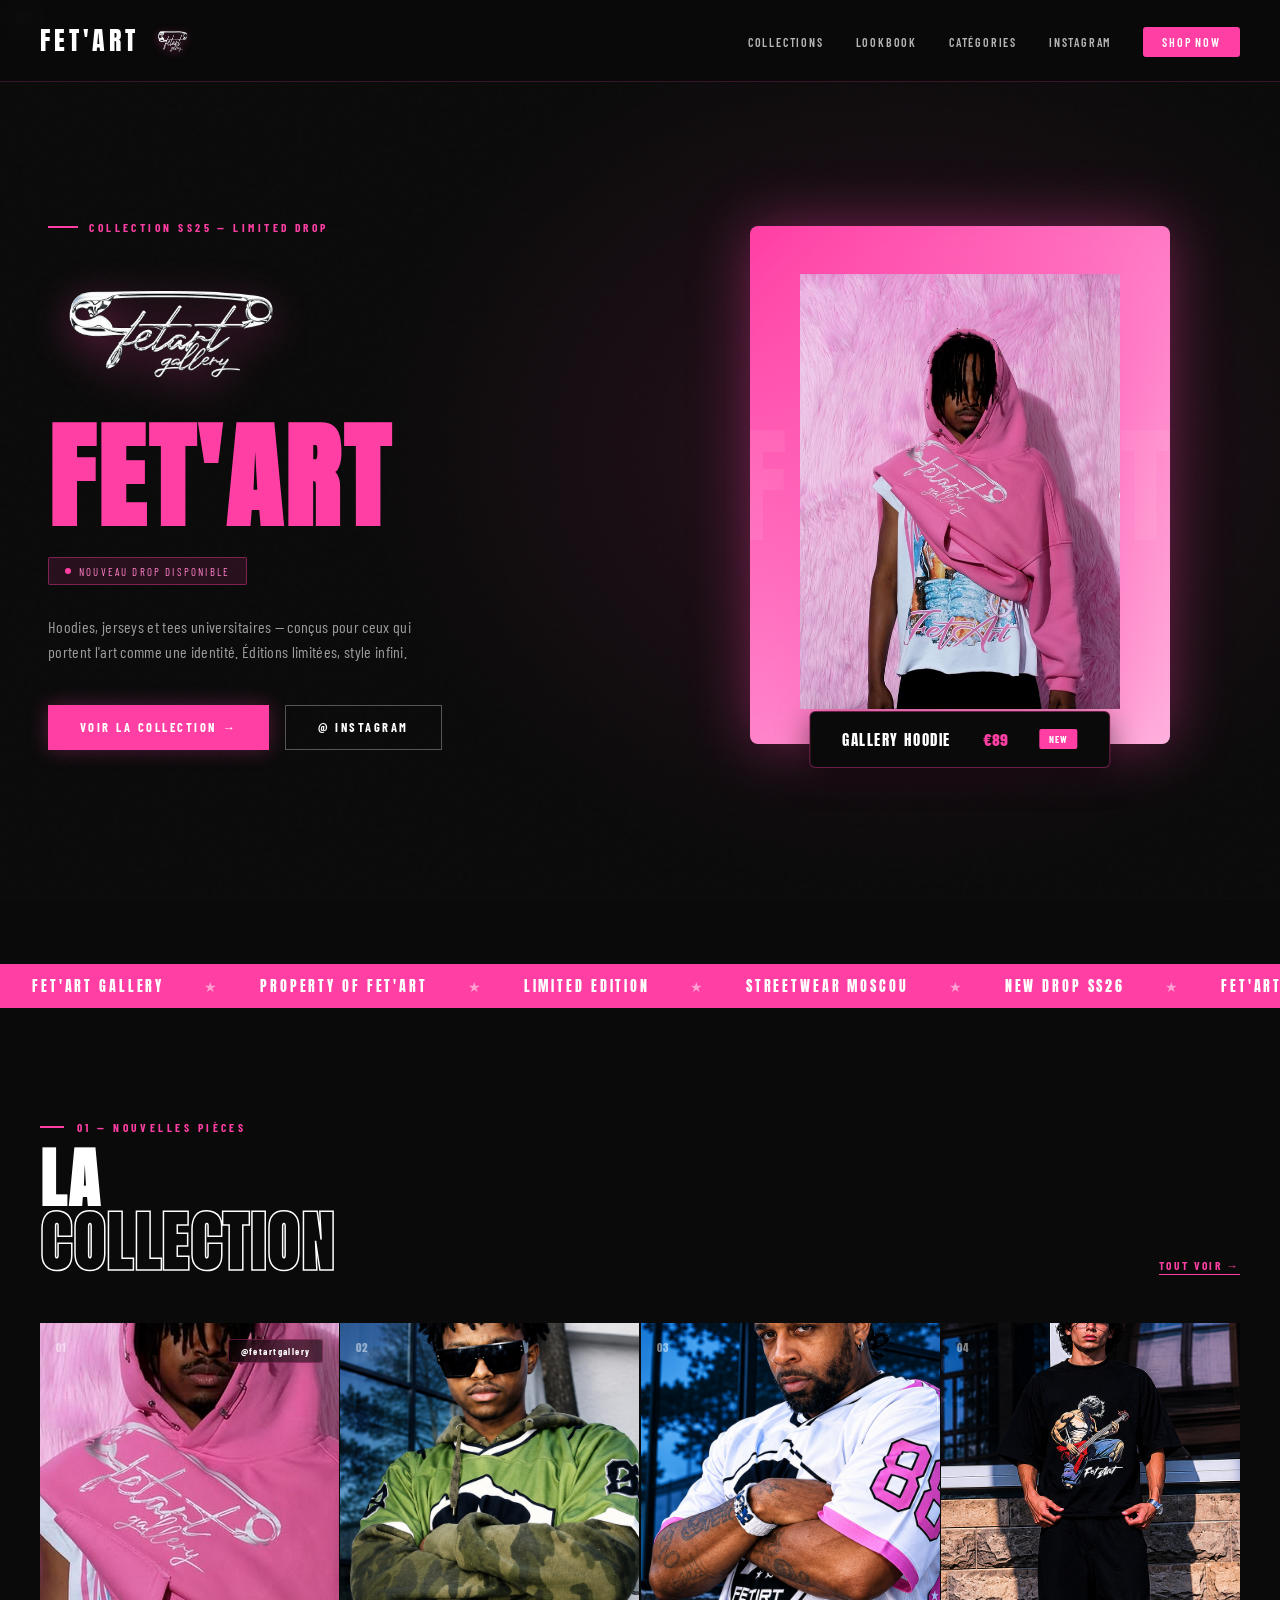
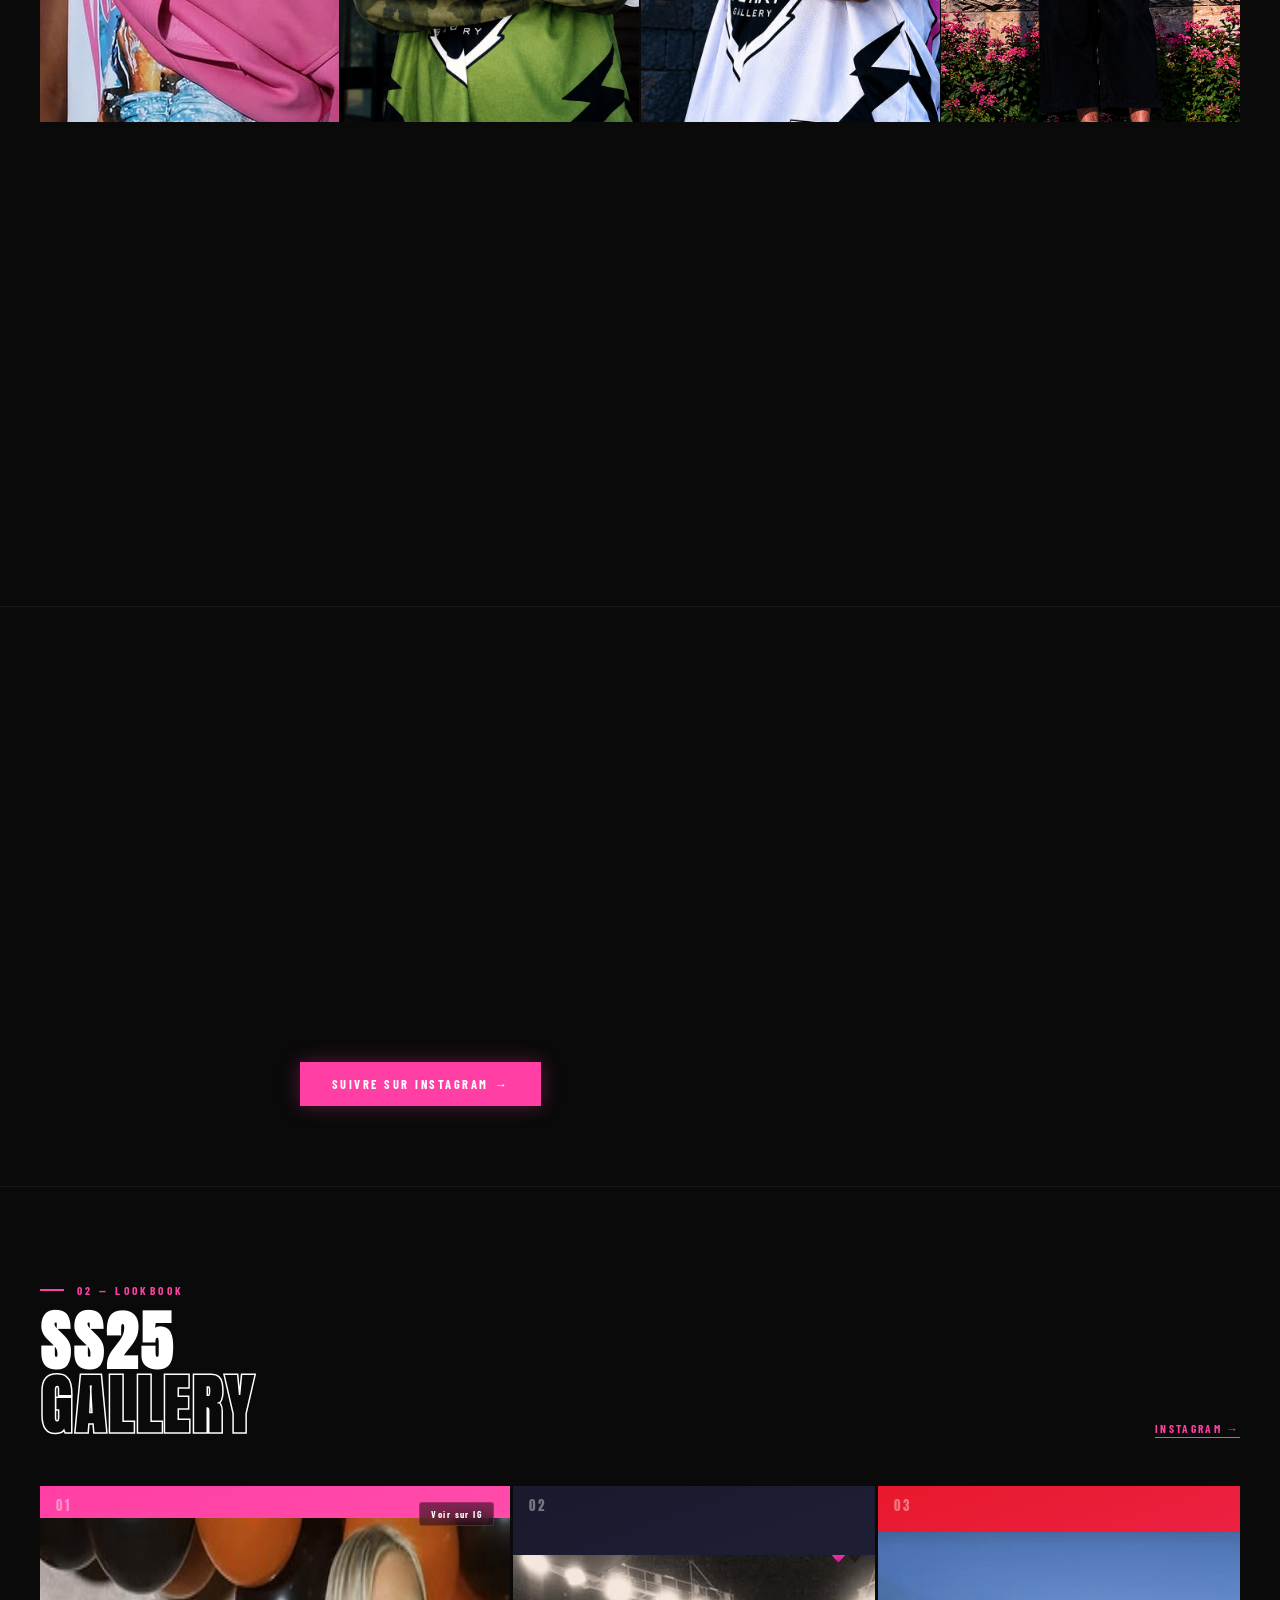
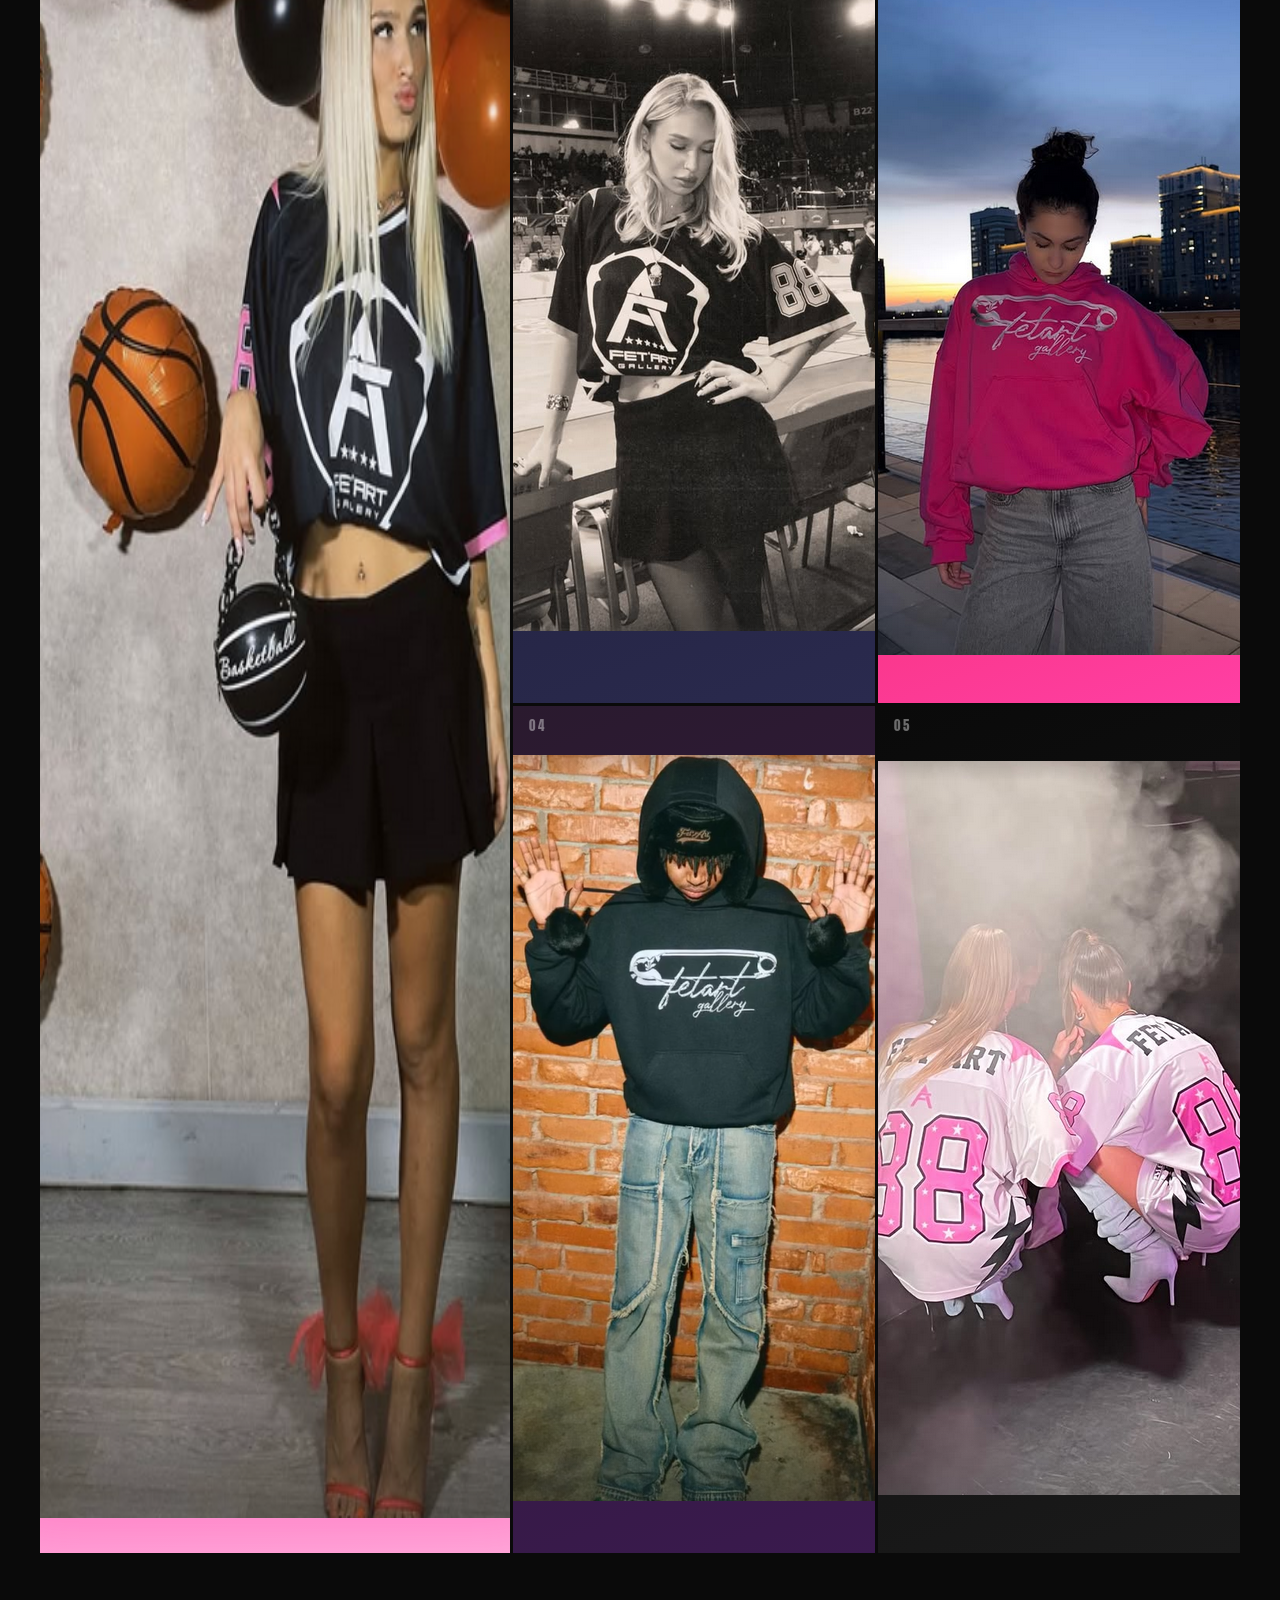
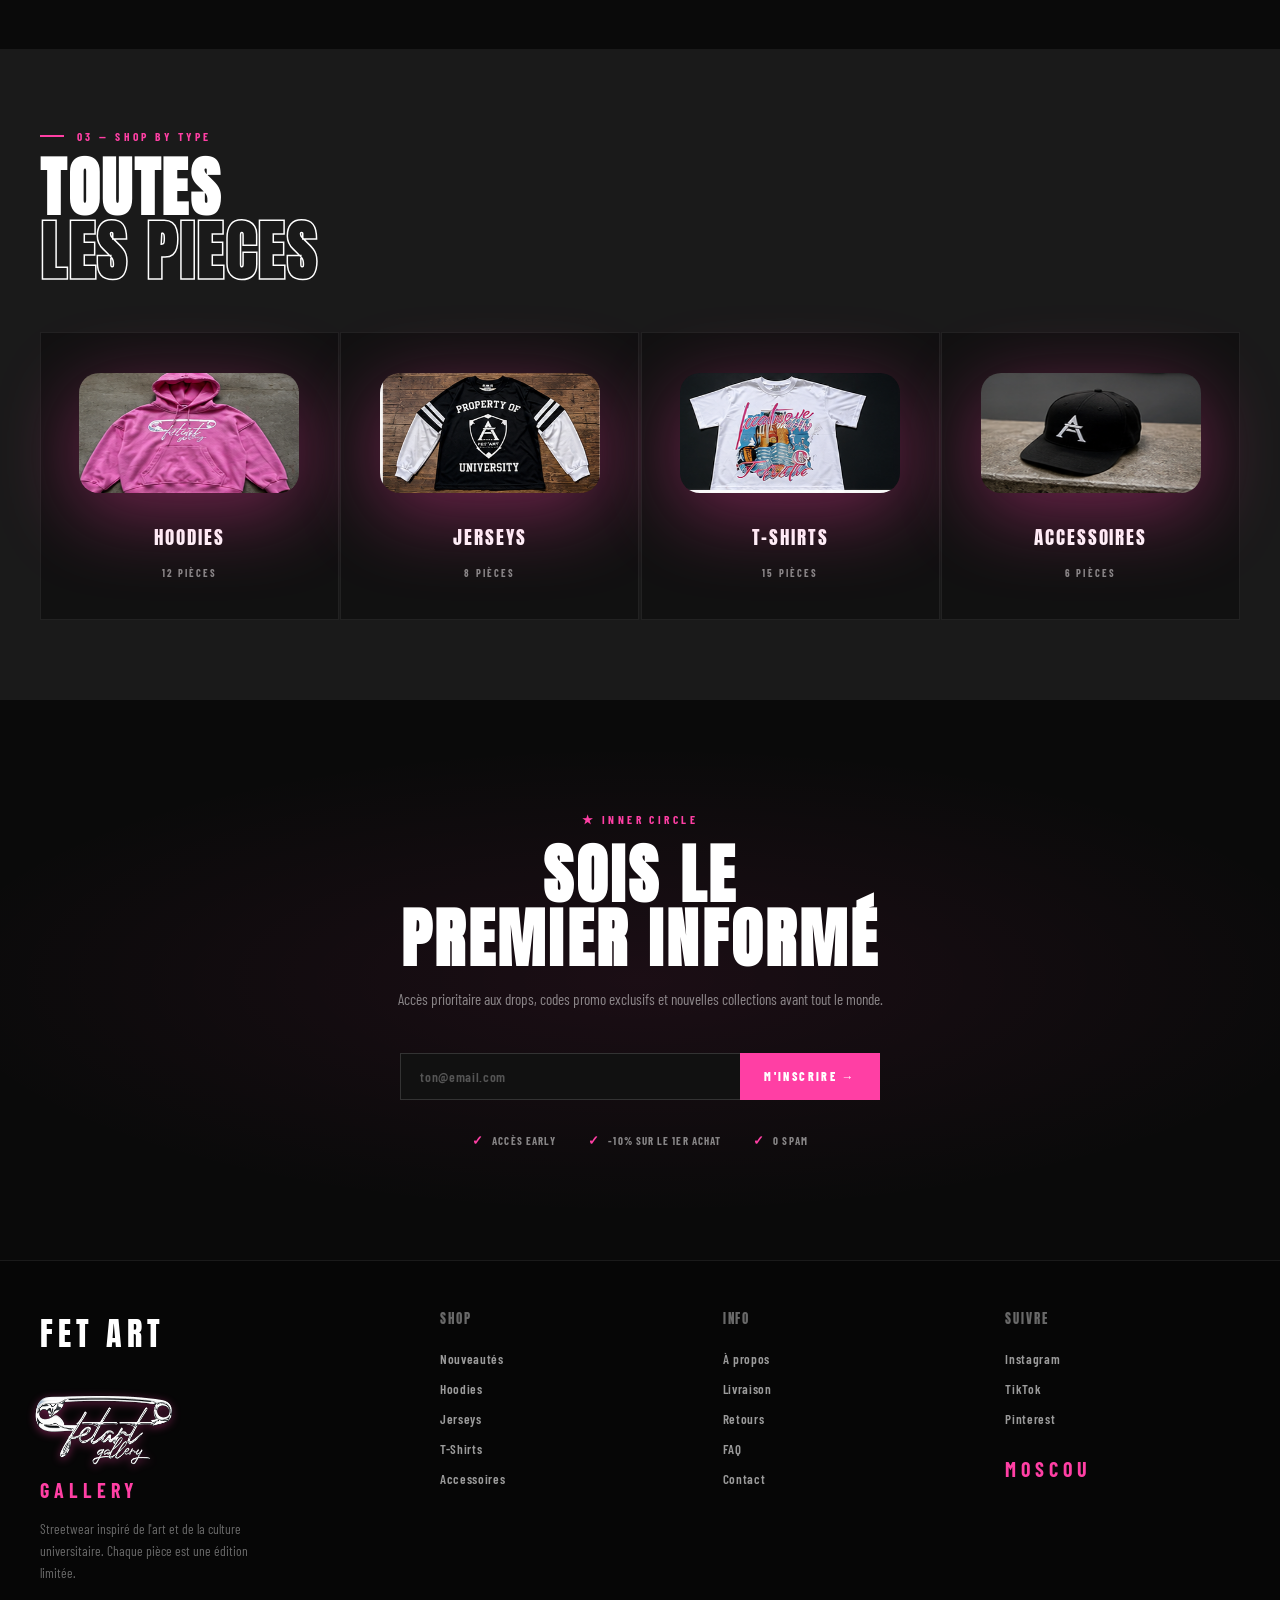
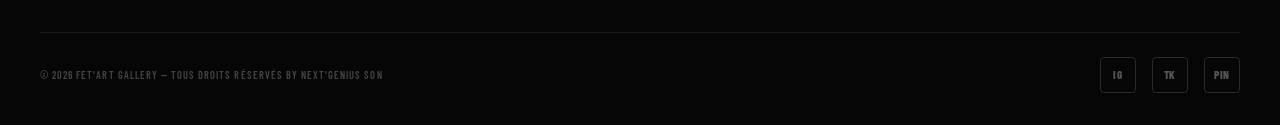
<file: index.html>
<!-- by Barry Mamadou Hassimiou-->
<!DOCTYPE html>
<html lang="fr">
<head>
<meta charset="UTF-8">
<meta name="viewport" content="width=device-width, initial-scale=1.0">
<title>FET'ART GALLERY — Property of the Streets</title>
<link rel="preconnect" href="https://fonts.googleapis.com">
<link rel="preconnect" href="https://fonts.gstatic.com" crossorigin>
<link href="https://fonts.googleapis.com/css2?family=Anton&family=Oswald:wght@400;500;600;700&family=Barlow+Condensed:ital,wght@0,400;0,600;0,700;0,800;0,900;1,700;1,900&family=Permanent+Marker&display=swap" rel="stylesheet">
<link rel="stylesheet" href="style/style.css">
</head>
<body>

<!-- pour les paiments on utilisera Stripe, à implementer mais je pense c'est pyant donc a verrifier avant  -->
<!-- LOADER -->
<div class="loader" id="loader">
  <div class="loader-logo">FET'ART</div>
  <div class="loader-sub"><img src="logo.png" alt=""></div>
  <div class="loader-bar"><div class="loader-bar-fill"></div></div>
</div>

<!-- NAV -->
<nav>
  <a href="#" class="nav-logo">
    FET'ART 
    <span class="nav-logo-badge"><img src="logo.png" alt=""></span>
  </a>
  <ul class="nav-links">
    <li class="mobile-visible">
  <a href="fetart-shop.html">Collections</a></li>
    <li><a href="#lookbook">Lookbook</a></li>
    <li><a href="#categories">Catégories</a></li>
    <li><a href="https://www.instagram.com/fetartgallery/" target="_blank">Instagram</a></li>
    <li><a href="fetart-shop.html" class="nav-cta">Shop Now</a></li>
  </ul>
</nav>

<!-- HERO -->
<section class="hero">
  <div class="hero-bg"></div>
  <div class="hero-left">
    <div class="hero-eyebrow reveal">Collection SS25 — Limited Drop</div>
    <h1 class="hero-title reveal" style="transition-delay:0.1s">
     <img src="logo.png" class="hero-img"><br>
      <span class="pink">FET'ART</span>
    </h1>
    <div class="hero-tag-pill reveal" style="transition-delay:0.2s">
      <span></span> Nouveau drop disponible
    </div>
    <p class="hero-desc reveal" style="transition-delay:0.25s">
      Hoodies, jerseys et tees universitaires — conçus pour ceux qui portent l'art comme une identité. Éditions limitées, style infini.
    </p>
    <div class="hero-btns reveal" style="transition-delay:0.3s">
      <a href="fetart-shop.html" class="btn-primary">Voir la collection →</a>
      <a href="https://www.instagram.com/fetartgallery/" target="_blank" class="btn-outline">@ Instagram</a>
    </div>
  </div>

  <div class="hero-right reveal" style="transition-delay:0.2s">
    <div class="hero-product-card">
      <div class="hero-product-bg">
        <!-- Hoodie illustration SVG -->
        <img src="hoodiees pink.PNG" class="twizy" srcset="">
      </div>
      <div class="hero-product-meta">
        <span class="meta-name">GALLERY HOODIE</span>
        <span class="meta-price">€89</span>
        <span class="meta-badge">NEW</span>
      </div>
    </div>
  </div>
</section>

<!-- MARQUEE -->
<div class="marquee-wrapper">
  <div class="marquee-track">
    <span>FET'ART GALLERY</span><span class="dot">★</span>
    <span>PROPERTY OF FET'ART</span><span class="dot">★</span>
    <span>LIMITED EDITION</span><span class="dot">★</span>
    <span>STREETWEAR MOSCOU</span><span class="dot">★</span>
    <span>NEW DROP SS26</span><span class="dot">★</span>
    <span>FET'ART UNIVERSITY</span><span class="dot">★</span>
    <span>FET'ART GALLERY</span><span class="dot">★</span>
    <span>PROPERTY OF FET'ART</span><span class="dot">★</span>
    <span>LIMITED EDITION</span><span class="dot">★</span>
    <span>STREETWEAR PARIS</span><span class="dot">★</span>
    <span>NEW DROP SS26</span><span class="dot">★</span>
    <span>FET'ART UNIVERSE</span><span class="dot">★</span>
  </div>
</div>

<!-- COLLECTIONS -->
<section class="collections" id="collections">
  <div class="col-header reveal">
    <div>
      <div class="section-eyebrow">01 — Nouvelles pièces</div>
      <h2 class="section-title-big">LA<br><span class="outline">COLLECTION</span></h2>
    </div>
    <a href="fetart-shop.html" class="view-all">Tout voir →</a>
  </div>
  <div class="col-grid">
    <!-- Card 1 — Hoodie Pink -->
    <div class="col-card reveal" style="transition-delay:0.05s">
      <div class="col-card-label">01</div>
      <a href="#" class="insta-tag">@fetartgallery</a>
      <div class="col-card-inner">
        <div class="col-card-bg bg-pink"></div>
        <div class="card-product-img">
          <img src="hoodiees pink.PNG" alt="">
        </div>
      </div>
      <div class="col-card-info">
        <div class="card-name">HOODIE PINK</div>
        <div class="card-price">€89</div>
        <div class="card-add">+ Ajouter au panier</div>
      </div>
    </div>

    <!-- Card 2 — Jersey Dark -->
    <div class="col-card reveal" style="transition-delay:0.1s">
      <div class="col-card-label">02</div>
      <div class="col-card-inner">
        <div class="col-card-bg bg-dark"></div>
        <div class="card-product-img">
          <img src="twisty.PNG" alt="" class="collections-img">
        </div>
      </div>
      <div class="col-card-info">
        <div class="card-name">JERSEY 88</div>
        <div class="card-price">€75</div>
        <div class="card-add">+ Ajouter au panier</div>
      </div>
    </div>

    <!-- Card 3 — Tee Red/White -->
    <div class="col-card reveal" style="transition-delay:0.15s">
      <div class="col-card-label">03</div>
      <div class="col-card-inner">
        <div class="col-card-bg bg-pink2"></div>
        <div class="card-product-img">
          <img src="azizi.PNG" alt="" srcset="" class="collections-img">
        </div>
      </div>
      <div class="col-card-info">
        <div class="card-name">TEE PROPERTY OF</div>
        <div class="card-price">€55</div>
        <div class="card-add">+ Ajouter au panier</div>
      </div>
    </div>

    <!-- Card 4 — Cap -->
    <div class="col-card reveal" style="transition-delay:0.2s">
      <div class="col-card-label">04</div>
      <div class="col-card-inner">
        <div class="col-card-bg bg-gray"></div>
        <div class="card-product-img">
          <img src="song.PNG" alt="" srcset="" class="collections-img">
        </div>
      </div>
      <div class="col-card-info">
        <div class="card-name">SNAPBACK CAP</div>
        <div class="card-price">€45</div>
        <div class="card-add">+ Ajouter au panier</div>
      </div>
    </div>
  </div>
</section>

<!-- FEATURED BANNER -->
<div class="featured-banner reveal">
  <div>
    <div class="featured-label">★ Drop Exclusif</div>
    <div class="featured-title">PROPERTY<br>OF Fet'Art Gallery</div>
    <p class="featured-desc">Notre collection signature. Hoodies oversize, jerseys rétro et tees</p>
  </div>
  <a href="#" class="btn-white">Shopper le drop →</a>
</div>

<!-- UNIVERSITY STRIP -->
<section class="university-strip" id="about">
  <div class="univ-logo-block reveal">
    <div class="univ-logo-circle">
      <div class="univ-of">Property of</div>
      <div class="univ-main">FET'ART</div>
      <div class="univ-num"></div>
      <div class="univ-of">Gallery</div>
    </div>
  </div>
  <div class="univ-content">
    <div class="univ-tag reveal">— Notre identité</div>
    <h2 class="univ-title reveal" style="transition-delay:0.1s">FET ART<br>Gallery</h2>
    <p class="univ-desc reveal" style="transition-delay:0.15s">Né de la culture streetwear et de l'art visuel de <span class="asap"><a href="https://www.instagram.com/barryasap/" target="_blank">@Barry Asap</a></span>, fet'artGallery fusionne l'esthétique universitaire américaine. Notre marque de fabrique, notre signature.</p>
    <div class="univ-stats reveal" style="transition-delay:0.2s">
      <div class="stat-block">
        <span class="stat-num">Ltd</span>
        <span class="stat-label">Éditions limitées</span>
      </div>
      <div class="stat-block">
        <span class="stat-num">Moscou</span>
        <span class="stat-label">Basé à</span>
      </div>
    </div>
    <a href="https://www.instagram.com/fetartgallery/" target="_blank" class="btn-primary reveal" style="transition-delay:0.25s">Suivre sur Instagram →</a>
  </div>
</section>

<!-- LOOKBOOK -->
<section class="lookbook" id="lookbook">
  <div class="col-header reveal">
    <div>
      <div class="section-eyebrow">02 — Lookbook</div>
      <h2 class="section-title-big">SS25<br><span class="outline">GALLERY</span></h2>
    </div>
    <a href="https://www.instagram.com/fetartgallery/" target="_blank" class="view-all">Instagram →</a>
  </div>
  <div class="lookbook-grid">
    <div class="look-item reveal" style="transition-delay:0.05s">
      <div class="look-bg look-bg-1">
        <div class="look-inner-content">
          <img src="vous2.PNG" class="collections-center">
        </div>
      </div>
      <span class="look-number">01</span>
      <a href="https://www.instagram.com/fetartgallery/" target="_blank" class="insta-tag">Voir sur IG</a>
      <div class="look-caption">
        <div class="look-caption-name">HOODIE RED × WHITE</div>
        <div class="look-caption-ref">Collection SS25 — €89</div>
      </div>
    </div>

    <div class="look-item reveal" style="transition-delay:0.1s">
      <div class="look-bg look-bg-2">
        <div class="look-inner-content">
          <img src="vous3.PNG" alt="" srcset="">
        </div>
      </div>
      <span class="look-number">02</span>
      <div class="look-caption">
        <div class="look-caption-name">JERSEY NAVY</div>
        <div class="look-caption-ref">Collection SS25 — €75</div>
      </div>
    </div>

    <div class="look-item reveal" style="transition-delay:0.15s">
      <div class="look-bg look-bg-4">
        <div class="look-inner-content">
         <img src="vous4.PNG" alt="" srcset="">
        </div>
      </div>
      <span class="look-number">03</span>
      <div class="look-caption">
        <div class="look-caption-name">TEE PRETTY ONLY</div>
        <div class="look-caption-ref">Collab — €60</div>
      </div>
    </div>

    <div class="look-item reveal" style="transition-delay:0.2s">
      <div class="look-bg look-bg-3">
        <div class="look-inner-content">
          <img src="vous5.PNG" alt="" srcset="">
        </div>
      </div>
      <span class="look-number">04</span>
      <div class="look-caption">
        <div class="look-caption-name">HOODIE FULL PINK</div>
        <div class="look-caption-ref">Collection SS25 — €89</div>
      </div>
    </div>

    <div class="look-item reveal" style="transition-delay:0.25s">
      <div class="look-bg look-bg-5">
        <div class="look-inner-content">
          <img src="vous1.PNG" alt="" srcset="">
        </div>
      </div>
      <span class="look-number">05</span>
      <div class="look-caption">
        <div class="look-caption-name">TEE CIRCLE BLACK</div>
        <div class="look-caption-ref">Collection SS25 — €55</div>
      </div>
            <text x="90" y="163" text-anchor="middle" font-family="sans-serif" font-size="5" font-weight="700" fill="rgba(255,255,255,0.7)" letter-spacing="1.5">GALLERY</text>
          </svg>
        </div>
      </div>
      <span class="look-number">04</span>
      <div class="look-caption">
        <div class="look-caption-name">HOODIE FULL PINK</div>
        <div class="look-caption-ref">Collection SS25 — €89</div>
      </div>
    </div>
  </div>
</section>

<!-- CATEGORIES -->
<section class="categories" id="categories">
  <div class="col-header reveal">
    <div>
      <div class="section-eyebrow">03 — Shop by type</div>
      <h2 class="section-title-big">TOUTES<br><span class="outline">LES PIECES</span></h2>
    </div>
  </div>
  <div class="cat-grid" style="margin-top:3rem">
    <div class="cat-item reveal" style="transition-delay:0.05s">
      <div class="cat-icon"><img src="hoddies.png" alt="" srcset="" class="cat-img"></div>
      <div class="cat-name">HOODIES</div>
      <div class="cat-count">12 pièces</div>
    </div>
    <div class="cat-item reveal" style="transition-delay:0.1s">
      <div class="cat-icon"><img src="jerseys.png" alt="" srcset="" class="cat-img"></div>
      <div class="cat-name">JERSEYS</div>
      <div class="cat-count">8 pièces</div>
    </div>
    <div class="cat-item reveal" style="transition-delay:0.15s">
      <div class="cat-icon"><img src="t-shirt.png" alt="" srcset="" class="cat-img"></div>
      <div class="cat-name">T-SHIRTS</div>
      <div class="cat-count">15 pièces</div>
    </div>
    <div class="cat-item reveal" style="transition-delay:0.2s">
      <div class="cat-icon"><img src="cap.png" alt="" srcset="" class="cat-img"></div>
      <div class="cat-name">ACCESSOIRES</div>
      <div class="cat-count">6 pièces</div>
    </div>
  </div>
</section>

<!-- NEWSLETTER -->
<section class="newsletter" id="newsletter">
  <div class="nl-inner">
    <div class="nl-eyebrow reveal">★ Inner Circle</div>
    <h2 class="nl-title reveal" style="transition-delay:0.1s">SOIS LE<br>PREMIER INFORMÉ</h2>
    <p class="nl-desc reveal" style="transition-delay:0.15s">Accès prioritaire aux drops, codes promo exclusifs et nouvelles collections avant tout le monde.</p>
    <div class="nl-form-row reveal" style="transition-delay:0.2s">
      <input class="nl-input" type="email" placeholder="ton@email.com">
      <button class="nl-submit" onclick="this.textContent='✓ Inscrit !'; this.style.background='#1A9E50'">M'inscrire →</button>
    </div>
    <div class="nl-perks reveal" style="transition-delay:0.25s">
      <span class="nl-perk">Accès early</span>
      <span class="nl-perk">-10% sur le 1er achat</span>
      <span class="nl-perk">0 spam</span>
    </div>
  </div>
</section>

<!-- FOOTER -->
<footer>
  <div class="footer-top">
    <div class="footer-brand">
      <div class="footer-logo-text">FET ART</div>
      <div class="footer-logo-sub">Gallery <img src="logo.png" alt="" class="footer-img"></div>
      <p class="footer-tagline">Streetwear inspiré de l'art et de la culture universitaire. Chaque pièce est une édition limitée.</p>
    </div>
    <div>
      <div class="footer-col-title">Shop</div>
      <ul class="footer-links">
        <li><a href="#">Nouveautés</a></li>
        <li><a href="#">Hoodies</a></li>
        <li><a href="#">Jerseys</a></li>
        <li><a href="#">T-Shirts</a></li>
        <li><a href="#">Accessoires</a></li>
      </ul>
    </div>
    <div>
      <div class="footer-col-title">Info</div>
      <ul class="footer-links">
        <li><a href="#">À propos</a></li>
        <li><a href="#">Livraison</a></li>
        <li><a href="#">Retours</a></li>
        <li><a href="#">FAQ</a></li>
        <li><a href="#">Contact</a></li>
      </ul>
    </div>
    <div>
      <div class="footer-col-title">Suivre</div>
      <ul class="footer-links">
        <li><a href="https://www.instagram.com/fetartgallery/" target="_blank">Instagram</a></li>
        <li><a href="#">TikTok</a></li>
        <li><a href="#">Pinterest</a></li> <br>
      </ul>
        <div class="footer-logo-sub">Moscou</div>
    </div>
  </div>
  <div class="footer-bottom">
    <div class="footer-copy">© 2026 Fet'art Gallery — Tous droits réservés by Next'Genius Son</div>
    <div class="footer-social">
      <a href="https://www.instagram.com/fetartgallery/" class="social-btn" target="_blank">IG</a>
      <a href="#" class="social-btn">TK</a>
      <a href="#" class="social-btn">PIN</a>
    </div>
  </div>
</footer>

<script>
// Loader
window.addEventListener('load', () => {
  setTimeout(() => document.getElementById('loader').classList.add('gone'), 2300);
});


// Scroll reveal
const obs = new IntersectionObserver(entries => {
  entries.forEach(e => { if(e.isIntersecting) e.target.classList.add('visible'); });
}, { threshold: 0.1 });
document.querySelectorAll('.reveal').forEach(el => obs.observe(el));
</script>
</body>
</html>
</file>
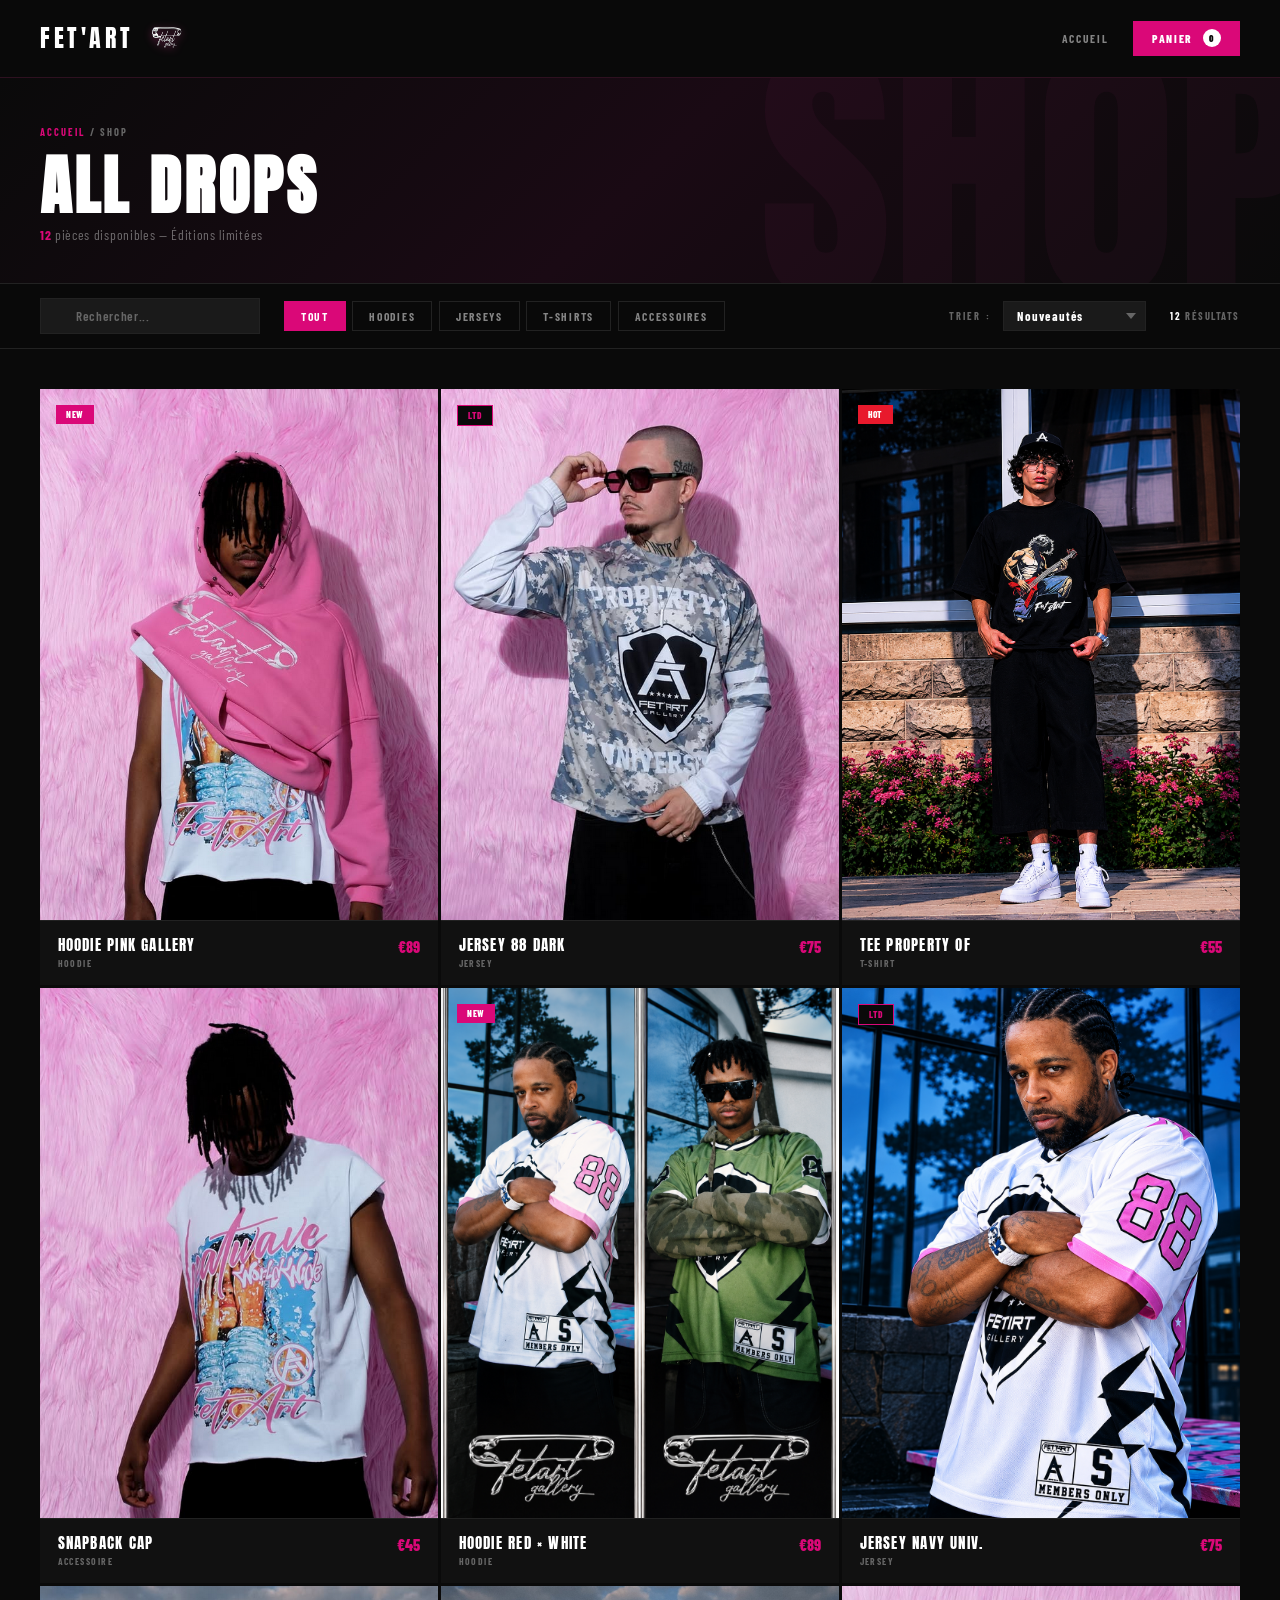
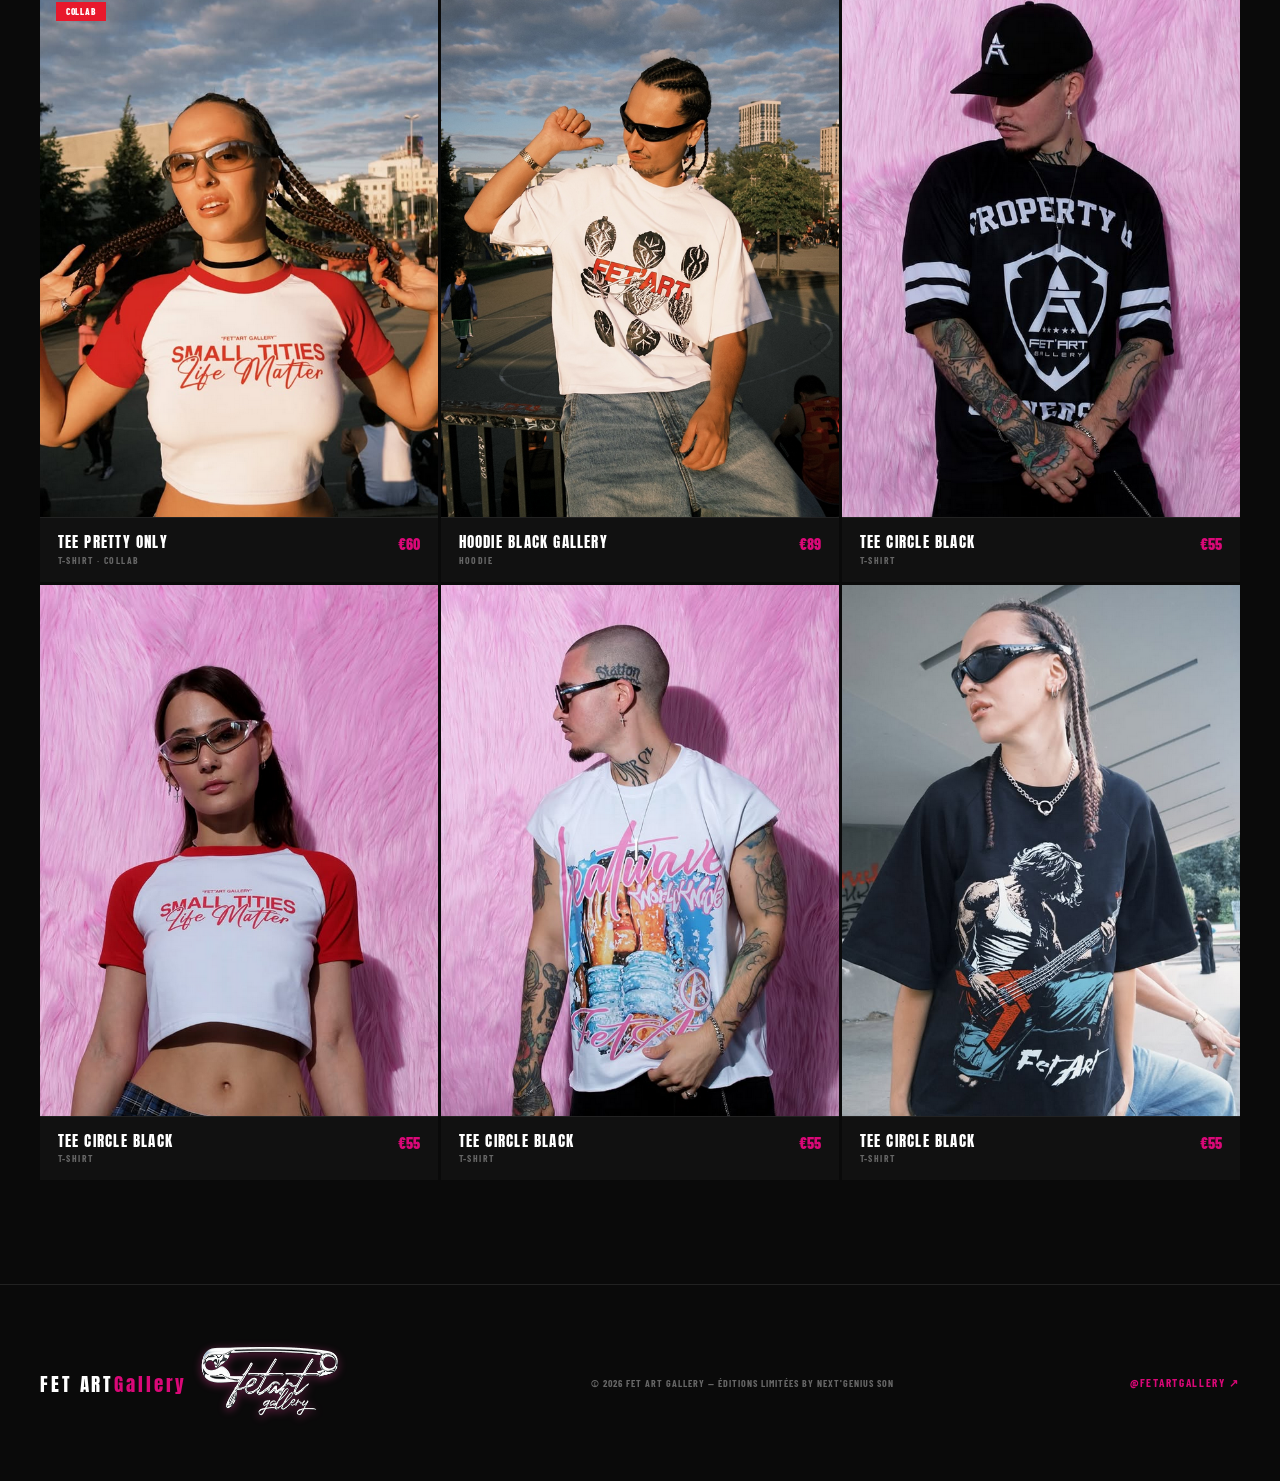
<file: fetart-shop.html>
<!DOCTYPE html>
<html lang="fr">
<head>
<meta charset="UTF-8">
<meta name="viewport" content="width=device-width, initial-scale=1.0">
<title>FET ART GALLERY — Shop</title>
<link rel="preconnect" href="https://fonts.googleapis.com">
<link rel="preconnect" href="https://fonts.gstatic.com" crossorigin>
<link href="https://fonts.googleapis.com/css2?family=Anton&family=Barlow+Condensed:wght@400;600;700;800;900&display=swap" rel="stylesheet">
<link rel="stylesheet" href="style/shop.css">
</head>
<body>

<!-- CART OVERLAY & DRAWER -->
<div class="cart-overlay" id="cartOverlay" onclick="closeCart()"></div>
<div class="cart-drawer" id="cartDrawer">
  <div class="cart-header">
    <div class="cart-title">MON PANIER</div>
    <button class="cart-close" onclick="closeCart()">✕</button>
  </div>
  <div class="cart-items" id="cartItems">
    <div class="cart-empty-msg" id="cartEmpty">Ton panier est vide </div>
  </div>
  <div class="cart-footer">
    <div class="cart-total">
      <span class="cart-total-label">Total</span>
      <span class="cart-total-amount" id="cartTotal">€0</span>
    </div>
    <button class="checkout-btn">Finaliser la commande →</button>
  </div>
</div>

<!-- TOAST -->
<div class="toast" id="toast">
  <span class="toast-dot"></span>
  <span id="toastMsg">Ajouté au panier</span>
</div>

<!-- NAV -->
<nav>
  <a href="index.html" class="nav-logo">FET'ART <span class="nav-logo-badge"><img src="logo.png" alt=""></span></a>
  <div class="nav-right">
    <a href="index.html" class="nav-back"> Accueil</a>
    <button class="cart-btn" onclick="openCart()">
       Panier
      <span class="cart-count" id="cartCount">0</span>
    </button>
  </div>
</nav>

<!-- HERO SHOP -->
<div class="shop-hero">
  <div class="shop-hero-inner">
    <div class="shop-breadcrumb"><a href="index.html">Accueil</a> / Shop</div>
    <h1 class="shop-hero-title">ALL DROPS</h1>
    <p class="shop-hero-sub"><span id="visibleCount">12</span> pièces disponibles — Éditions limitées</p>
  </div>
</div>

<!-- TOOLBAR -->
<div class="toolbar">
  <div class="search-wrap">
    <span class="search-icon"></span>
    <input class="search-input" type="text" id="searchInput" placeholder="Rechercher..." oninput="applyFilters()">
  </div>
  <div class="filter-group">
    <button class="filter-btn active" data-cat="all" onclick="setFilter(this)">Tout</button>
    <button class="filter-btn" data-cat="hoodie" onclick="setFilter(this)">Hoodies</button>
    <button class="filter-btn" data-cat="jersey" onclick="setFilter(this)">Jerseys</button>
    <button class="filter-btn" data-cat="tshirt" onclick="setFilter(this)">T-Shirts</button>
    <button class="filter-btn" data-cat="accessoire" onclick="setFilter(this)">Accessoires</button>
  </div>
  <div class="sort-wrap">
    <span class="sort-label">Trier :</span>
    <select class="sort-select" id="sortSelect" onchange="applyFilters()">
      <option value="default">Nouveautés</option>
      <option value="price-asc">Prix croissant</option>
      <option value="price-desc">Prix décroissant</option>
      <option value="name">Nom A–Z</option>
    </select>
  </div>
  <div class="results-count"><span id="countLabel">12</span> résultats</div>
</div>

<!-- GRID -->
<div class="shop-main">
  <div class="products-grid" id="productsGrid">

    <!-- 1 — Hoodie Pink Gallery -->
    <div class="product-card" data-cat="hoodie" data-price="89" data-name="hoodie pink gallery" data-new="1">
      <span class="card-badge badge-new">New</span>
      <div class="card-img-wrap">
        <div class="card-bg bg-p">
        <img src="hoodiees pink.PNG" alt="Hoodie Pink Gallery" srcset="">
      </div>
        <div class="quick-add-overlay">
          <div class="size-selector">
            <span class="size-label">Choisir une taille</span>
            <div class="size-btns">
              <button class="size-btn" onclick="selectSize(this)">XS</button>
              <button class="size-btn" onclick="selectSize(this)">S</button>
              <button class="size-btn" onclick="selectSize(this)">M</button>
              <button class="size-btn" onclick="selectSize(this)">L</button>
              <button class="size-btn out" disabled>XL</button>
            </div>
            <button class="quick-add-btn" onclick="addToCart(this, 'Hoodie Pink Gallery', 89, 'hoodie')">+ Ajouter au panier</button>
          </div>
        </div>
      </div>
      <div class="card-info">
        <div><div class="card-name">HOODIE PINK GALLERY</div><div class="card-cat">Hoodie</div></div>
        <div class="card-price-block"><div class="card-price">€89</div></div>
      </div>
    </div>

    <!-- 2 — Jersey 88 Dark -->
    <div class="product-card" data-cat="jersey" data-price="75" data-name="jersey 88 dark" data-new="1">
      <span class="card-badge badge-ltd">Ltd</span>
      <div class="card-img-wrap">
        <div class="card-bg bg-d">
          <img src="man3.PNG" alt="" srcset="">
        </div>
        <div class="quick-add-overlay">
          <div class="size-selector">
            <span class="size-label">Choisir une taille</span>
            <div class="size-btns">
              <button class="size-btn" onclick="selectSize(this)">S</button>
              <button class="size-btn" onclick="selectSize(this)">M</button>
              <button class="size-btn" onclick="selectSize(this)">L</button>
              <button class="size-btn" onclick="selectSize(this)">XL</button>
            </div>
            <button class="quick-add-btn" onclick="addToCart(this, 'Jersey 88 Dark', 75, 'jersey')">+ Ajouter au panier</button>
          </div>
        </div>
      </div>
      <div class="card-info">
        <div><div class="card-name">JERSEY 88 DARK</div><div class="card-cat">Jersey</div></div>
        <div class="card-price-block"><div class="card-price">€75</div></div>
      </div>
    </div>

    <!-- 3 — Tee Property Of -->
    <div class="product-card" data-cat="tshirt" data-price="55" data-name="tee property of" data-new="1">
      <span class="card-badge badge-hot"> Hot</span>
      <div class="card-img-wrap">
        <div class="card-bg bg-r">
          <img src="song.PNG" alt="" srcset="">
        </div>
        
        <div class="quick-add-overlay">
          <div class="size-selector">
            <span class="size-label">Choisir une taille</span>
            <div class="size-btns">
              <button class="size-btn" onclick="selectSize(this)">XS</button>
              <button class="size-btn" onclick="selectSize(this)">S</button>
              <button class="size-btn" onclick="selectSize(this)">M</button>
              <button class="size-btn" onclick="selectSize(this)">L</button>
              <button class="size-btn" onclick="selectSize(this)">XL</button>
            </div>
            <button class="quick-add-btn" onclick="addToCart(this, 'Tee Property Of', 55, 'tshirt')">+ Ajouter au panier</button>
          </div>
        </div>
      </div>
      <div class="card-info">
        <div><div class="card-name">TEE PROPERTY OF</div><div class="card-cat">T-Shirt</div></div>
        <div class="card-price-block"><div class="card-price">€55</div></div>
      </div>
    </div>

    <!-- 4 — Snapback Cap -->
    <div class="product-card" data-cat="accessoire" data-price="45" data-name="snapback cap" data-new="0">
      <div class="card-img-wrap">
        <div class="card-bg bg-w">
          <img src="twisty2.PNG" alt="" srcset="">
        </div>
        <div class="quick-add-overlay">
          <div class="size-selector">
            <span class="size-label">Taille unique</span>
            <div class="size-btns">
              <button class="size-btn selected" onclick="selectSize(this)">OS</button>
            </div>
            <button class="quick-add-btn" onclick="addToCart(this, 'Snapback Cap', 45, 'accessoire')">+ Ajouter au panier</button>
          </div>
        </div>
      </div>
      <div class="card-info">
        <div><div class="card-name">SNAPBACK CAP</div><div class="card-cat">Accessoire</div></div>
        <div class="card-price-block"><div class="card-price">€45</div></div>
      </div>
    </div>

    <!-- 5 — Hoodie Red/White -->
    <div class="product-card" data-cat="hoodie" data-price="89" data-name="hoodie red white" data-new="1">
      <span class="card-badge badge-new">New</span>
      <div class="card-img-wrap">
        <div class="card-bg bg-r">
          <img src="two.png" alt="" srcset="">
        </div>
        
        <div class="quick-add-overlay">
          <div class="size-selector">
            <span class="size-label">Choisir une taille</span>
            <div class="size-btns">
              <button class="size-btn out" disabled>XS</button>
              <button class="size-btn" onclick="selectSize(this)">S</button>
              <button class="size-btn" onclick="selectSize(this)">M</button>
              <button class="size-btn" onclick="selectSize(this)">L</button>
              <button class="size-btn" onclick="selectSize(this)">XL</button>
            </div>
            <button class="quick-add-btn" onclick="addToCart(this, 'Hoodie Red × White', 89, 'hoodie')">+ Ajouter au panier</button>
          </div>
        </div>
      </div>
      <div class="card-info">
        <div><div class="card-name">HOODIE RED × WHITE</div><div class="card-cat">Hoodie</div></div>
        <div class="card-price-block"><div class="card-price">€89</div></div>
      </div>
    </div>

    <!-- 6 — Jersey Navy 88 -->
    <div class="product-card" data-cat="jersey" data-price="75" data-name="jersey navy university" data-new="0">
      <span class="card-badge badge-ltd">Ltd</span>
      <div class="card-img-wrap">
        <div class="card-bg bg-b">
          <img src="azizi.PNG" alt="">
        </div>
        <div class="quick-add-overlay">
          <div class="size-selector">
            <span class="size-label">Choisir une taille</span>
            <div class="size-btns">
              <button class="size-btn" onclick="selectSize(this)">S</button>
              <button class="size-btn" onclick="selectSize(this)">M</button>
              <button class="size-btn out" disabled>L</button>
              <button class="size-btn" onclick="selectSize(this)">XL</button>
            </div>
            <button class="quick-add-btn" onclick="addToCart(this, 'Jersey Navy University', 75, 'jersey')">+ Ajouter au panier</button>
          </div>
        </div>
      </div>
      <div class="card-info">
        <div><div class="card-name">JERSEY NAVY UNIV.</div><div class="card-cat">Jersey</div></div>
        <div class="card-price-block"><div class="card-price">€75</div></div>
      </div>
    </div>

    <!-- 7 — Tee Pretty Only -->
    <div class="product-card" data-cat="tshirt" data-price="60" data-name="tee pretty only collab" data-new="1">
      <span class="card-badge badge-hot">Collab</span>
      <div class="card-img-wrap">
        <div class="card-bg bg-pw">
          <img src="girl.PNG" alt="" srcset="">
        </div>
        
        <div class="quick-add-overlay">
          <div class="size-selector">
            <span class="size-label">Choisir une taille</span>
            <div class="size-btns">
              <button class="size-btn" onclick="selectSize(this)">XS</button>
              <button class="size-btn" onclick="selectSize(this)">S</button>
              <button class="size-btn" onclick="selectSize(this)">M</button>
              <button class="size-btn out" disabled>L</button>
              <button class="size-btn out" disabled>XL</button>
            </div>
            <button class="quick-add-btn" onclick="addToCart(this, 'Tee Pretty Only Collab', 60, 'tshirt')">+ Ajouter au panier</button>
          </div>
        </div>
      </div>
      <div class="card-info">
        <div><div class="card-name">TEE PRETTY ONLY</div><div class="card-cat">T-Shirt · Collab</div></div>
        <div class="card-price-block"><div class="card-price">€60</div></div>
      </div>
    </div>

    <!-- 8 — Hoodie Black Gallery -->
    <div class="product-card" data-cat="hoodie" data-price="89" data-name="hoodie black gallery" data-new="0">
      <div class="card-img-wrap">
        <div class="card-bg bg-d">
          <img src="tresses.PNG" alt="">
        </div>
        
        <div class="quick-add-overlay">
          <div class="size-selector">
            <span class="size-label">Choisir une taille</span>
            <div class="size-btns">
              <button class="size-btn" onclick="selectSize(this)">XS</button>
              <button class="size-btn" onclick="selectSize(this)">S</button>
              <button class="size-btn" onclick="selectSize(this)">M</button>
              <button class="size-btn" onclick="selectSize(this)">L</button>
              <button class="size-btn" onclick="selectSize(this)">XL</button>
            </div>
            <button class="quick-add-btn" onclick="addToCart(this, 'Hoodie Black Gallery', 89, 'hoodie')">+ Ajouter au panier</button>
          </div>
        </div>
      </div>
      <div class="card-info">
        <div><div class="card-name">HOODIE BLACK GALLERY</div><div class="card-cat">Hoodie</div></div>
        <div class="card-price-block"><div class="card-price">€89</div></div>
      </div>
    </div>

    <!-- 10 — Tee Circle Black -->
    <div class="product-card" data-cat="tshirt" data-price="55" data-name="tee circle black" data-new="0">
      <div class="card-img-wrap">
        <div class="card-bg bg-d">
          <img src="men.PNG" alt="">
        </div>
        
        <div class="quick-add-overlay">
          <div class="size-selector">
            <span class="size-label">Choisir une taille</span>
            <div class="size-btns">
              <button class="size-btn" onclick="selectSize(this)">XS</button>
              <button class="size-btn" onclick="selectSize(this)">S</button>
              <button class="size-btn" onclick="selectSize(this)">M</button>
              <button class="size-btn" onclick="selectSize(this)">L</button>
              <button class="size-btn" onclick="selectSize(this)">XL</button>
            </div>
            <button class="quick-add-btn" onclick="addToCart(this, 'Tee Circle Black', 55, 'tshirt')">+ Ajouter au panier</button>
          </div>
        </div>
      </div>
      <div class="card-info">
        <div><div class="card-name">TEE CIRCLE BLACK</div><div class="card-cat">T-Shirt</div></div>
        <div class="card-price-block"><div class="card-price">€55</div></div>
      </div>
    </div>
     <!-- 11 — Tee Circle Black -->
    <div class="product-card" data-cat="tshirt" data-price="55" data-name="tee circle black" data-new="0">
      <div class="card-img-wrap">
        <div class="card-bg bg-d">
          <img src="girl3.PNG" alt="">
        </div>
        
        <div class="quick-add-overlay">
          <div class="size-selector">
            <span class="size-label">Choisir une taille</span>
            <div class="size-btns">
              <button class="size-btn" onclick="selectSize(this)">XS</button>
              <button class="size-btn" onclick="selectSize(this)">S</button>
              <button class="size-btn" onclick="selectSize(this)">M</button>
              <button class="size-btn" onclick="selectSize(this)">L</button>
              <button class="size-btn" onclick="selectSize(this)">XL</button>
            </div>
            <button class="quick-add-btn" onclick="addToCart(this, 'Tee Circle Black', 55, 'tshirt')">+ Ajouter au panier</button>
          </div>
        </div>
      </div>
      <div class="card-info">
        <div><div class="card-name">TEE CIRCLE BLACK</div><div class="card-cat">T-Shirt</div></div>
        <div class="card-price-block"><div class="card-price">€55</div></div>
      </div>
    </div>
     <!-- 12 — Tee Circle Black -->
    <div class="product-card" data-cat="tshirt" data-price="55" data-name="tee circle black" data-new="0">
      <div class="card-img-wrap">
        <div class="card-bg bg-d">
          <img src="man2.PNG" alt="">
        </div>
        
        <div class="quick-add-overlay">
          <div class="size-selector">
            <span class="size-label">Choisir une taille</span>
            <div class="size-btns">
              <button class="size-btn" onclick="selectSize(this)">XS</button>
              <button class="size-btn" onclick="selectSize(this)">S</button>
              <button class="size-btn" onclick="selectSize(this)">M</button>
              <button class="size-btn" onclick="selectSize(this)">L</button>
              <button class="size-btn" onclick="selectSize(this)">XL</button>
            </div>
            <button class="quick-add-btn" onclick="addToCart(this, 'Tee Circle Black', 55, 'tshirt')">+ Ajouter au panier</button>
          </div>
        </div>
      </div>
      <div class="card-info">
        <div><div class="card-name">TEE CIRCLE BLACK</div><div class="card-cat">T-Shirt</div></div>
        <div class="card-price-block"><div class="card-price">€55</div></div>
      </div>
    </div>
     <!-- 9 — Tee Circle Black -->
    <div class="product-card" data-cat="tshirt" data-price="55" data-name="tee circle black" data-new="0">
      <div class="card-img-wrap">
        <div class="card-bg bg-d">
          <img src="girl2.PNG" alt="">
        </div>
        
        <div class="quick-add-overlay">
          <div class="size-selector">
            <span class="size-label">Choisir une taille</span>
            <div class="size-btns">
              <button class="size-btn" onclick="selectSize(this)">XS</button>
              <button class="size-btn" onclick="selectSize(this)">S</button>
              <button class="size-btn" onclick="selectSize(this)">M</button>
              <button class="size-btn" onclick="selectSize(this)">L</button>
              <button class="size-btn" onclick="selectSize(this)">XL</button>
            </div>
            <button class="quick-add-btn" onclick="addToCart(this, 'Tee Circle Black', 55, 'tshirt')">+ Ajouter au panier</button>
          </div>
        </div>
      </div>
      <div class="card-info">
        <div><div class="card-name">TEE CIRCLE BLACK</div><div class="card-cat">T-Shirt</div></div>
        <div class="card-price-block"><div class="card-price">€55</div></div>
      </div>
    </div>
    <!-- Empty state -->
    <div class="empty-state" id="emptyState">
      <div class="empty-icon">88</div>
      <div class="empty-title">Aucun résultat</div>
      <div class="empty-sub">Essaie un autre terme ou réinitialise les filtres</div>
    </div>

  </div>
</div>

<!-- FOOTER -->
<footer class="shop-footer">
  <div class="footer-logo">FET ART <span style="color:var(--pink)"> Gallery </span><img src="logo.png" alt="" srcset="" class="footer-img"></div>
  <div class="footer-copy">© 2026 Fet Art Gallery — Éditions limitées by Next'Genius Son</div>
  <a href="https://www.instagram.com/fetartgallery/" target="_blank" class="footer-insta">@fetartgallery ↗</a>
</footer>

<script>
// ── STATE ──
let activeFilter = 'all';
let cartItems = [];

// ── FILTERS + SEARCH + SORT ──
function setFilter(btn) {
  document.querySelectorAll('.filter-btn').forEach(b => b.classList.remove('active'));
  btn.classList.add('active');
  activeFilter = btn.dataset.cat;
  applyFilters();
}

function applyFilters() {
  const query = document.getElementById('searchInput').value.toLowerCase().trim();
  const sort = document.getElementById('sortSelect').value;
  const cards = Array.from(document.querySelectorAll('.product-card[data-cat]'));

  // Filter
  let visible = cards.filter(card => {
    const catMatch = activeFilter === 'all' || card.dataset.cat === activeFilter;
    const nameMatch = !query || card.dataset.name.includes(query);
    return catMatch && nameMatch;
  });

  // Sort
  visible.sort((a, b) => {
    if (sort === 'price-asc') return +a.dataset.price - +b.dataset.price;
    if (sort === 'price-desc') return +b.dataset.price - +a.dataset.price;
    if (sort === 'name') return a.dataset.name.localeCompare(b.dataset.name);
    return +b.dataset.new - +a.dataset.new; // default: newest first
  });

  // Hide all
  cards.forEach(c => c.classList.add('hidden'));
  // Show filtered in sorted order
  const grid = document.getElementById('productsGrid');
  visible.forEach(c => {
    c.classList.remove('hidden');
    grid.appendChild(c);
  });

  // Empty state
  const empty = document.getElementById('emptyState');
  empty.classList.toggle('visible', visible.length === 0);

  // Count
  document.getElementById('countLabel').textContent = visible.length;
  document.getElementById('visibleCount').textContent = visible.length;
}

// ── SIZE SELECTION ──
function selectSize(btn) {
  if (btn.classList.contains('out')) return;
  const siblings = btn.closest('.size-btns').querySelectorAll('.size-btn');
  siblings.forEach(s => s.classList.remove('selected'));
  btn.classList.add('selected');
}

// ── CART ──
function addToCart(btn, name, price, cat) {
  const sizeBtn = btn.closest('.size-selector').querySelector('.size-btn.selected');
  const size = sizeBtn ? sizeBtn.textContent : '?';
  cartItems.push({ name, price, cat, size, id: Date.now() });
  updateCartUI();
  showToast(`${name} (${size}) ajouté !`);
}

function updateCartUI() {
  const count = cartItems.length;
  document.getElementById('cartCount').textContent = count;

  const total = cartItems.reduce((s, i) => s + i.price, 0);
  document.getElementById('cartTotal').textContent = `€${total}`;

  const container = document.getElementById('cartItems');
  const emptyMsg = document.getElementById('cartEmpty');

  // Remove old items (keep empty msg)
  container.querySelectorAll('.cart-item').forEach(el => el.remove());

  if (count === 0) {
    emptyMsg.style.display = 'block';
  } else {
    emptyMsg.style.display = 'none';
    cartItems.forEach(item => {
      const el = document.createElement('div');
      el.className = 'cart-item';
      el.innerHTML = `
        <div class="cart-item-img">
          <svg viewBox="0 0 60 70" width="50" xmlns="http://www.w3.org/2000/svg">
            <rect width="60" height="70" rx="4" fill="#1A1A1A"/>
            <text x="30" y="38" text-anchor="middle" font-family="sans-serif" font-size="11" font-weight="900" fill="#FF3FA4" letter-spacing="-0.5">88</text>
          </svg>
        </div>
        <div class="cart-item-info">
          <div class="cart-item-name">${item.name}</div>
          <div class="cart-item-meta">${item.cat} · Taille ${item.size}</div>
          <div class="cart-item-price">€${item.price}</div>
        </div>
        <button class="cart-item-remove" onclick="removeFromCart(${item.id})">✕</button>
      `;
      container.appendChild(el);
    });
  }
}

function removeFromCart(id) {
  cartItems = cartItems.filter(i => i.id !== id);
  updateCartUI();
}

function openCart() {
  document.getElementById('cartDrawer').classList.add('open');
  document.getElementById('cartOverlay').classList.add('open');
}
function closeCart() {
  document.getElementById('cartDrawer').classList.remove('open');
  document.getElementById('cartOverlay').classList.remove('open');
}

// ── TOAST ──
let toastTimer;
function showToast(msg) {
  const toast = document.getElementById('toast');
  document.getElementById('toastMsg').textContent = msg;
  toast.classList.add('show');
  clearTimeout(toastTimer);
  toastTimer = setTimeout(() => toast.classList.remove('show'), 2500);
}
</script>
</body>
</html>
</file>
<file: style/style.css>
*, *::before, *::after { margin: 0; padding: 0; box-sizing: border-box; }

:root {
  --pink: #FF3FA4;
  --pink-light: #FF80C8;
  --pink-pale: #FFD6EE;
  --black: #0A0A0A;
  --white: #FFFFFF;
  --gray: #1A1A1A;
  --gray-mid: #888;
  --red: #E8192C;
  --blue-ath: #1A3EBE;
}

html { scroll-behavior: smooth; }

body {
  background: var(--black);
  color: var(--white);
  font-family: 'Barlow Condensed', sans-serif;
  overflow-x: hidden;
}

/* ─── CUSTOM CURSOR ─── */
.cursor { position: fixed; width: 14px; height: 14px; background: var(--pink); border-radius: 50%; pointer-events: none; z-index: 9999; transform: translate(-50%,-50%); transition: transform 0.08s; mix-blend-mode: difference; }
.cursor-ring { position: fixed; width: 38px; height: 38px; border: 1.5px solid var(--pink); border-radius: 50%; pointer-events: none; z-index: 9998; transform: translate(-50%,-50%); transition: left 0.12s, top 0.12s, width 0.2s, height 0.2s; }

/* ─── LOADER ─── */
.loader { position: fixed; inset: 0; background: var(--black); z-index: 2000; display: flex; align-items: center; justify-content: center; flex-direction: column; gap: 1.5rem; transition: opacity 0.7s ease; }
.loader.gone { opacity: 0; pointer-events: none; }
.loader-logo { font-family: 'Anton', sans-serif; font-size: 5rem; letter-spacing: 0.2em; background: linear-gradient(135deg, var(--pink), var(--pink-light), var(--pink)); -webkit-background-clip: text; -webkit-text-fill-color: transparent; animation: shimmer 1.5s ease-in-out infinite; }
@keyframes shimmer { 0%,100% { filter: brightness(1); } 50% { filter: brightness(1.4); } }
.loader-sub { font-family: 'Barlow Condensed', sans-serif; font-size: 0.7rem; letter-spacing: 0.4em; color: var(--gray-mid); text-transform: uppercase; }
.loader-sub img { width: 250px; height: 180px; filter: drop-shadow(0 10px 20px rgba(255,63,164,0.4));}
.collections-img{
  width: 420px;
  height: auto;
  filter: drop-shadow(0 20px 40px rgba(255,63,164,0.4));
}
.collections-center{
  width: 583px;
  height: 1600px;
  filter: drop-shadow(0 20px 40px rgba(255,63,164,0.4));
}
.cat-img{
  width: 220px;
  height: 120px;
  filter: drop-shadow(0 20px 40px rgba(255,63,164,0.4));
  border-radius: 20px;
}
.asap a {
  display: inline-flex;
  align-items: center;
  gap: 0.5rem;
  background: linear-gradient(135deg, var(--pink), var(--pink-light));
  -webkit-background-clip: text;
  -webkit-text-fill-color: transparent;
  font-weight: 700;
}
.loader-bar { width: 200px; height: 2px; background: #222; border-radius: 99px; overflow: hidden; }
.loader-bar-fill { height: 100%; width: 0; background: var(--pink); border-radius: 99px; animation: fillBar 1.6s cubic-bezier(.4,0,.2,1) forwards; }
@keyframes fillBar { to { width: 100%; } }

/* ─── NAV ─── */
nav {
  position: fixed; top: 0; left: 0; right: 0; z-index: 500;
  display: flex; justify-content: space-between; align-items: center;
  padding: 1rem 2.5rem;
  background: rgba(10,10,10,0.85);
  backdrop-filter: blur(12px);
  border-bottom: 1px solid rgba(255,63,164,0.2);
}
.nav-logo {
  font-family: 'Anton', sans-serif;
  font-size: 1.6rem;
  letter-spacing: 0.15em;
  color: var(--white);
  text-decoration: none;
  display: flex;
  align-items: center;
  gap: 0.5rem;
}
.nav-logo-badge {
  color: var(--white);
  font-size: 0.55rem;
  letter-spacing: 0.1em;
  padding: 0.15rem 0.5rem;
  border-radius: 2px;
  font-family: 'Barlow Condensed', sans-serif;
  font-weight: 700;
  margin-top: 4px;
}
.nav-logo-badge img { width: 36px; height: 40px; display: block; filter: drop-shadow(0 2px 4px rgba(255,63,164,0.4));}
.hero-img{
  width: 250px;
  height: auto;
  filter: drop-shadow(0 10px 20px rgba(255,63,164,0.4));
}

.nav-links { display: flex; gap: 2rem; list-style: none; align-items: center; }
.nav-links a {
  font-size: 0.75rem;
  letter-spacing: 0.15em;
  text-transform: uppercase;
  color: rgba(255,255,255,0.7);
  text-decoration: none;
  font-weight: 600;
  transition: color 0.2s;
}
.nav-links a:hover { color: var(--pink); }
.nav-cta {
  background: var(--pink) !important;
  color: var(--white) !important;
  padding: 0.5rem 1.2rem !important;
  border-radius: 3px;
  opacity: 1 !important;
  transition: background 0.2s !important;
}
.nav-cta:hover { background: var(--pink-light) !important; }

/* ─── HERO ─── */
.hero {
  min-height: 100vh;
  display: grid;
  grid-template-columns: 1fr 1fr;
  position: relative;
  overflow: hidden;
  padding-top: 70px;
}

/* Noise texture overlay */
.hero::after {
  content: '';
  position: absolute;
  inset: 0;
  background-image: url("data:image/svg+xml,%3Csvg viewBox='0 0 200 200' xmlns='http://www.w3.org/2000/svg'%3E%3Cfilter id='n'%3E%3CfeTurbulence type='fractalNoise' baseFrequency='0.9' numOctaves='4' stitchTiles='stitch'/%3E%3C/filter%3E%3Crect width='100%25' height='100%25' filter='url(%23n)' opacity='0.03'/%3E%3C/svg%3E");
  pointer-events: none;
  opacity: 0.4;
  z-index: 1;
}

.hero-bg {
  position: absolute;
  inset: 0;
  background: radial-gradient(ellipse 60% 70% at 70% 50%, rgba(255,63,164,0.12) 0%, transparent 70%);
}

.hero-left {
  display: flex;
  flex-direction: column;
  justify-content: center;
  padding: 4rem 3rem 4rem 3rem;
  position: relative;
  z-index: 2;
}

.hero-eyebrow {
  display: inline-flex;
  align-items: center;
  gap: 0.7rem;
  font-size: 0.72rem;
  letter-spacing: 0.3em;
  text-transform: uppercase;
  color: var(--pink);
  font-weight: 700;
  margin-bottom: 1.2rem;
}
.hero-eyebrow::before {
  content: '';
  width: 30px; height: 2px;
  background: var(--pink);
}

.hero-title {
  font-family: 'Anton', sans-serif;
  font-size: clamp(5rem, 9vw, 8.5rem);
  line-height: 0.92;
  letter-spacing: 0.03em;
  margin-bottom: 0.5rem;
}
.hero-title .outline {
  -webkit-text-stroke: 2px var(--white);
  color: transparent;
}
.hero-title .pink { color: var(--pink); }
.hero-title .num {
  font-family: 'Anton', sans-serif;
  color: var(--pink);
  font-size: 1.1em;
}

.hero-tag-pill {
  display: inline-flex;
  align-items: center;
  gap: 0.5rem;
  background: rgba(255,63,164,0.12);
  border: 1px solid rgba(255,63,164,0.4);
  padding: 0.4rem 1rem;
  border-radius: 2px;
  font-size: 0.68rem;
  letter-spacing: 0.2em;
  text-transform: uppercase;
  color: var(--pink-light);
  margin: 1.2rem 0 1.8rem;
  width: fit-content;
}
.hero-tag-pill span { width: 6px; height: 6px; background: var(--pink); border-radius: 50%; display: inline-block; animation: blink 1.5s ease infinite; }
@keyframes blink { 0%,100%{opacity:1} 50%{opacity:0.2} }

.hero-desc {
  font-size: 1rem;
  line-height: 1.6;
  color: rgba(255,255,255,0.6);
  font-weight: 400;
  max-width: 380px;
  margin-bottom: 2.5rem;
  letter-spacing: 0.02em;
}

.hero-btns { display: flex; gap: 1rem; flex-wrap: wrap; }
.btn-primary {
  display: inline-flex; align-items: center; gap: 0.7rem;
  background: var(--pink);
  color: var(--white);
  font-family: 'Barlow Condensed', sans-serif;
  font-size: 0.78rem;
  font-weight: 700;
  letter-spacing: 0.2em;
  text-transform: uppercase;
  text-decoration: none;
  padding: 0.9rem 2rem;
  border: none;
  cursor: pointer;
  transition: transform 0.2s, box-shadow 0.2s;
  box-shadow: 0 0 20px rgba(255,63,164,0.3);
}
.btn-primary:hover { transform: translateY(-2px); box-shadow: 0 0 35px rgba(255,63,164,0.5); }
.btn-outline {
  display: inline-flex; align-items: center; gap: 0.7rem;
  background: transparent;
  color: var(--white);
  font-family: 'Barlow Condensed', sans-serif;
  font-size: 0.78rem;
  font-weight: 700;
  letter-spacing: 0.2em;
  text-transform: uppercase;
  text-decoration: none;
  padding: 0.9rem 2rem;
  border: 1.5px solid rgba(255,255,255,0.3);
  cursor: pointer;
  transition: border-color 0.2s, color 0.2s;
}
.btn-outline:hover { border-color: var(--pink); color: var(--pink); }

.hero-right {
  position: relative;
  display: flex;
  align-items: center;
  justify-content: center;
  z-index: 2;
  padding: 4rem 2rem;
}

/* Product card hero */
.hero-product-card {
  position: relative;
  width: 100%;
  max-width: 420px;
}
.hero-product-bg {
  background: linear-gradient(135deg, #FF3FA4 0%, #FF80C8 50%, #FFB3DF 100%);
  border-radius: 8px;
  padding: 3rem 2rem 2rem;
  text-align: center;
  position: relative;
  overflow: hidden;
  box-shadow: 0 0 60px rgba(255,63,164,0.4);
}
.hero-product-bg::before {
  content: 'FET ART';
  position: absolute;
  top: 50%;
  left: 50%;
  transform: translate(-50%, -50%);
  font-family: 'Anton', sans-serif;
  font-size: 8rem;
  color: rgba(255,255,255,0.08);
  white-space: nowrap;
  pointer-events: none;
  letter-spacing: 0.1em;
}

/* Hoodie SVG illustration */
.hoodie-svg { width: 260px; height: 280px; margin: 0 auto; display: block; position: relative; z-index: 1; filter: drop-shadow(0 20px 40px rgba(0,0,0,0.4)); }

.hero-product-meta {
  position: absolute;
  bottom: -1.5rem;
  left: 50%;
  transform: translateX(-50%);
  background: var(--black);
  border: 1.5px solid rgba(255,63,164,0.4);
  border-radius: 6px;
  padding: 1rem 2rem;
  display: flex;
  align-items: center;
  gap: 2rem;
  white-space: nowrap;
  box-shadow: 0 8px 30px rgba(0,0,0,0.5);
}
.meta-name { font-family: 'Anton', sans-serif; font-size: 0.95rem; letter-spacing: 0.1em; }
.meta-price { font-size: 1.1rem; font-weight: 800; color: var(--pink); }
.meta-badge {
  background: var(--pink);
  font-size: 0.6rem;
  font-weight: 700;
  letter-spacing: 0.1em;
  padding: 0.25rem 0.6rem;
  text-transform: uppercase;
  border-radius: 2px;
  animation: pulse 2s ease infinite;
}
@keyframes pulse { 0%,100%{opacity:1} 50%{opacity:0.6} }

/* ─── MARQUEE ─── */
.marquee-wrapper {
  overflow: hidden;
  background: var(--pink);
  padding: 0.7rem 0;
  margin-top: 4rem;
}
.marquee-track { display: flex; white-space: nowrap; animation: marquee 20s linear infinite; }
.marquee-track span {
  font-family: 'Anton', sans-serif;
  font-size: 0.9rem;
  letter-spacing: 0.2em;
  color: var(--white);
  padding: 0 2rem;
  text-transform: uppercase;
}
.marquee-track span.dot { color: rgba(255,255,255,0.5); padding: 0 0.5rem; }
@keyframes marquee { from { transform: translateX(0); } to { transform: translateX(-50%); } }

/* ─── SECTION TITLE ─── */
.section-eyebrow {
  display: flex;
  align-items: center;
  gap: 0.8rem;
  font-size: 0.72rem;
  letter-spacing: 0.3em;
  text-transform: uppercase;
  color: var(--pink);
  font-weight: 700;
  margin-bottom: 0.8rem;
}
.section-eyebrow::before { content: ''; width: 24px; height: 2px; background: var(--pink); }
.section-title-big {
  font-family: 'Anton', sans-serif;
  font-size: clamp(2.8rem, 5vw, 4.5rem);
  letter-spacing: 0.04em;
  line-height: 1;
}
.section-title-big .outline { -webkit-text-stroke: 1.5px var(--white); color: transparent; }

/* ─── COLLECTIONS ─── */
.collections { padding: 7rem 2.5rem 5rem; }
.col-header { display: flex; justify-content: space-between; align-items: flex-end; margin-bottom: 3rem; }
.view-all {
  font-size: 0.72rem;
  font-weight: 700;
  letter-spacing: 0.2em;
  text-transform: uppercase;
  color: var(--pink);
  text-decoration: none;
  border-bottom: 1px solid var(--pink);
  padding-bottom: 2px;
  transition: opacity 0.2s;
}
.view-all:hover { opacity: 0.7; }

.col-grid {
  display: grid;
  grid-template-columns: repeat(4, 1fr);
  gap: 1.5px;
}
.col-card {
  position: relative;
  overflow: hidden;
  cursor: pointer;
  background: var(--gray);
}
.col-card-inner {
  aspect-ratio: 3/4;
  position: relative;
  display: flex;
  align-items: center;
  justify-content: center;
}
.col-card-bg {
  position: absolute;
  inset: 0;
  transition: transform 0.5s ease;
}
.col-card:hover .col-card-bg { transform: scale(1.05); }

/* Pink bg card */
.bg-pink { background: linear-gradient(160deg, #FF3FA4, #FF80C8); }
.bg-dark { background: linear-gradient(160deg, #1A1A1A, #2A2A2A); }
.bg-pink2 { background: linear-gradient(160deg, #E8192C, #FF3FA4); }
.bg-gray { background: linear-gradient(160deg, #2A2A2A, #3A3A3A); }

.card-product-img {
  position: relative;
  z-index: 1;
  width: 75%;
  height: 75%;
  display: flex;
  align-items: center;
  justify-content: center;
}

.col-card-info {
  position: absolute;
  bottom: 0; left: 0; right: 0;
  padding: 1.2rem;
  background: linear-gradient(0deg, rgba(0,0,0,0.95) 0%, transparent 100%);
  z-index: 3;
  transform: translateY(30px);
  opacity: 0;
  transition: transform 0.3s ease, opacity 0.3s ease;
}
.col-card:hover .col-card-info { transform: translateY(0); opacity: 1; }

.col-card-label {
  position: absolute;
  top: 1rem; left: 1rem;
  font-family: 'Anton', sans-serif;
  font-size: 0.7rem;
  letter-spacing: 0.1em;
  color: rgba(255,255,255,0.5);
  z-index: 3;
}
.card-name { font-family: 'Anton', sans-serif; font-size: 1rem; letter-spacing: 0.08em; }
.card-price { font-size: 0.9rem; font-weight: 700; color: var(--pink); margin-top: 0.2rem; }
.card-add { font-size: 0.62rem; font-weight: 700; letter-spacing: 0.15em; color: var(--pink-light); margin-top: 0.4rem; text-transform: uppercase; }

/* ─── FEATURED BANNER ─── */
.featured-banner {
  margin: 0 2.5rem;
  background: linear-gradient(135deg, var(--pink) 0%, #FF80C8 60%, #E8192C 100%);
  border-radius: 8px;
  padding: 4rem 4rem;
  display: grid;
  grid-template-columns: 1fr auto;
  gap: 3rem;
  align-items: center;
  position: relative;
  overflow: hidden;
}
.featured-banner::before {
  content: '88';
  font-family: 'Anton', sans-serif;
  font-size: 22rem;
  position: absolute;
  right: -2rem;
  top: -4rem;
  color: rgba(255,255,255,0.07);
  line-height: 1;
  pointer-events: none;
  letter-spacing: -0.05em;
}
.featured-label {
  font-size: 0.72rem;
  letter-spacing: 0.3em;
  text-transform: uppercase;
  color: rgba(255,255,255,0.7);
  font-weight: 700;
  margin-bottom: 0.8rem;
}
.featured-title {
  font-family: 'Anton', sans-serif;
  font-size: clamp(2.5rem, 5vw, 4rem);
  letter-spacing: 0.05em;
  line-height: 1;
  color: var(--white);
  margin-bottom: 1rem;
}
.featured-desc {
  font-size: 0.95rem;
  color: rgba(255,255,255,0.8);
  max-width: 380px;
  line-height: 1.6;
}
.btn-white {
  display: inline-flex; align-items: center; gap: 0.7rem;
  background: var(--white);
  color: var(--black);
  font-family: 'Barlow Condensed', sans-serif;
  font-size: 0.78rem;
  font-weight: 800;
  letter-spacing: 0.2em;
  text-transform: uppercase;
  text-decoration: none;
  padding: 0.9rem 2rem;
  border: none;
  cursor: pointer;
  transition: transform 0.2s;
  white-space: nowrap;
  border-radius: 2px;
}
.btn-white:hover { transform: scale(1.04); }

/* ─── UNIVERSITY STRIP ─── */
.university-strip {
  padding: 5rem 2.5rem;
  border-top: 1px solid #1A1A1A;
  border-bottom: 1px solid #1A1A1A;
  display: grid;
  grid-template-columns: auto 1fr;
  gap: 5rem;
  align-items: center;
  margin-top: 5rem;
}
.univ-logo-block {
  text-align: center;
}
.univ-logo-circle {
  width: 180px; height: 180px;
  border-radius: 50%;
  border: 3px solid var(--pink);
  display: flex; align-items: center; justify-content: center;
  flex-direction: column;
  background: rgba(255,63,164,0.05);
  position: relative;
}
.univ-logo-circle::before {
  content: '';
  position: absolute;
  inset: 8px;
  border-radius: 50%;
  border: 1px dashed rgba(255,63,164,0.3);
}
.univ-main { font-family: 'Anton', sans-serif; font-size: 1.1rem; letter-spacing: 0.15em; color: var(--pink); }
.univ-of { font-family: 'Barlow Condensed', sans-serif; font-size: 0.55rem; letter-spacing: 0.3em; color: rgba(255,255,255,0.5); text-transform: uppercase; }
.univ-num { font-family: 'Anton', sans-serif; font-size: 2.5rem; color: var(--white); line-height: 1; }
.univ-content {}
.univ-tag { font-size: 0.68rem; font-weight: 700; letter-spacing: 0.3em; color: var(--pink); text-transform: uppercase; margin-bottom: 1rem; }
.univ-title { font-family: 'Anton', sans-serif; font-size: clamp(2.5rem, 5vw, 4rem); letter-spacing: 0.04em; line-height: 1; margin-bottom: 1.5rem; }
.univ-desc { font-size: 0.95rem; color: rgba(255,255,255,0.6); max-width: 500px; line-height: 1.7; margin-bottom: 2rem; }
.univ-stats { display: flex; gap: 3rem; margin-bottom: 2rem; }
.stat-block { }
.stat-num { font-family: 'Anton', sans-serif; font-size: 2.5rem; color: var(--pink); display: block; }
.stat-label { font-size: 0.65rem; font-weight: 700; letter-spacing: 0.2em; color: rgba(255,255,255,0.4); text-transform: uppercase; }
.twizy{
  width: 320px;
  height: auto;
  filter: drop-shadow(0 20px 40px rgba(255,63,164,0.4));
}
/* ─── LOOKBOOK GRID ─── */
.lookbook { padding: 6rem 2.5rem; }
.lookbook-grid {
  display: grid;
  grid-template-columns: 1.3fr 1fr 1fr;
  grid-template-rows: auto auto;
  gap: 3px;
  margin-top: 3rem;
}
.look-item {
  position: relative;
  overflow: hidden;
  cursor: pointer;
}
.look-item:first-child { grid-row: 1 / 3; }
.look-bg {
  width: 100%; height: 100%;
  min-height: 280px;
  transition: transform 0.5s ease;
  display: flex; align-items: center; justify-content: center;
}
.look-item:hover .look-bg { transform: scale(1.04); }
.look-bg-1 { background: linear-gradient(160deg, #FF3FA4 0%, #FF80C8 50%, #FFB3DF 100%); min-height: 600px; }
.look-bg-2 { background: linear-gradient(160deg, #1A1A2E, #2A2A4E); }
.look-bg-3 { background: linear-gradient(160deg, #2A1A2E, #3A1A4E); }
.look-bg-4 { background: linear-gradient(160deg, #E8192C 0%, #FF3FA4 100%); }
.look-bg-5 { background: linear-gradient(160deg, #0A0A0A, #1A1A1A); }

.look-inner-content {
  position: relative;
  z-index: 1;
  text-align: center;
  padding: 2rem;
}
.look-number {
  font-family: 'Anton', sans-serif;
  font-size: 0.8rem;
  letter-spacing: 0.2em;
  color: rgba(255,255,255,0.4);
  position: absolute;
  top: 10px; left: 1rem;
  z-index: 2;
}
.look-caption {
  position: absolute;
  bottom: 0; left: 0; right: 0;
  padding: 1.5rem 1.2rem 1.2rem;
  background: linear-gradient(0deg, rgba(0,0,0,0.9) 0%, transparent 100%);
  opacity: 0;
  transform: translateY(10px);
  transition: opacity 0.3s, transform 0.3s;
}
.look-item:hover .look-caption { opacity: 1; transform: translateY(0); }
.look-caption-name { font-family: 'Anton', sans-serif; font-size: 1rem; letter-spacing: 0.1em; }
.look-caption-ref { font-size: 0.62rem; font-weight: 700; letter-spacing: 0.2em; color: var(--pink); margin-top: 0.2rem; text-transform: uppercase; }
.insta-tag {
  position: absolute; top: 1rem; right: 1rem;
  background: rgba(0,0,0,0.5);
  backdrop-filter: blur(8px);
  border: 1px solid rgba(255,63,164,0.3);
  color: var(--white);
  font-size: 0.6rem;
  font-weight: 700;
  letter-spacing: 0.15em;
  padding: 0.3rem 0.7rem;
  text-decoration: none;
  border-radius: 3px;
  z-index: 3;
  transition: background 0.2s;
}
.insta-tag:hover { background: var(--pink); }

/* Product shape (SVG-based) */
.product-shape { filter: drop-shadow(0 10px 30px rgba(0,0,0,0.3)); }

/* ─── CATEGORIES ─── */
.categories { padding: 5rem 2.5rem; background: var(--gray); }
.cat-grid { display: grid; grid-template-columns: repeat(4, 1fr); gap: 1.5px; margin-top: 3rem; }
.cat-item {
  background: #111;
  border: 1px solid #222;
  padding: 2.5rem 2rem;
  text-align: center;
  cursor: pointer;
  transition: background 0.2s, border-color 0.2s, transform 0.2s;
  display: flex; flex-direction: column; align-items: center; gap: 1rem;
}
.cat-item:hover { background: rgba(255,63,164,0.08); border-color: rgba(255,63,164,0.4); transform: translateY(-3px); }
.cat-icon { font-family: 'Anton', sans-serif; font-size: 2.5rem; color: var(--pink); }
.cat-name { font-family: 'Anton', sans-serif; font-size: 1.2rem; letter-spacing: 0.1em; }
.cat-count { font-size: 0.65rem; font-weight: 700; letter-spacing: 0.2em; color: var(--gray-mid); text-transform: uppercase; }

/* ─── NEWSLETTER ─── */
.newsletter { padding: 7rem 2.5rem; position: relative; overflow: hidden; }
.newsletter::before {
  content: '';
  position: absolute;
  inset: 0;
  background: radial-gradient(ellipse 80% 60% at 50% 50%, rgba(255,63,164,0.07) 0%, transparent 70%);
  pointer-events: none;
}
.nl-inner {
  max-width: 700px;
  margin: 0 auto;
  text-align: center;
  position: relative;
  z-index: 1;
}
.nl-eyebrow { font-size: 0.72rem; font-weight: 700; letter-spacing: 0.3em; color: var(--pink); text-transform: uppercase; margin-bottom: 1rem; }
.nl-title { font-family: 'Anton', sans-serif; font-size: clamp(2.5rem, 5vw, 4rem); letter-spacing: 0.05em; line-height: 1; margin-bottom: 1rem; }
.nl-desc { font-size: 0.95rem; color: rgba(255,255,255,0.5); line-height: 1.7; margin-bottom: 2.5rem; }
.nl-form-row { display: flex; gap: 0; max-width: 480px; margin: 0 auto; }
.nl-input {
  flex: 1;
  background: #111;
  border: 1.5px solid #333;
  border-right: none;
  padding: 0.9rem 1.2rem;
  font-family: 'Barlow Condensed', sans-serif;
  font-size: 0.85rem;
  font-weight: 600;
  color: var(--white);
  outline: none;
  transition: border-color 0.2s;
  letter-spacing: 0.05em;
}
.nl-input::placeholder { color: #555; }
.nl-input:focus { border-color: var(--pink); }
.nl-submit {
  background: var(--pink);
  color: var(--white);
  border: none;
  padding: 0.9rem 1.5rem;
  font-family: 'Barlow Condensed', sans-serif;
  font-size: 0.75rem;
  font-weight: 800;
  letter-spacing: 0.2em;
  text-transform: uppercase;
  cursor: pointer;
  transition: background 0.2s;
  white-space: nowrap;
}
.nl-submit:hover { background: var(--pink-light); }
.nl-perks { display: flex; justify-content: center; gap: 2rem; margin-top: 2rem; flex-wrap: wrap; }
.nl-perk { display: flex; align-items: center; gap: 0.5rem; font-size: 0.68rem; font-weight: 700; letter-spacing: 0.1em; color: rgba(255,255,255,0.5); text-transform: uppercase; }
.nl-perk::before { content: '✓'; color: var(--pink); font-size: 0.8rem; }

/* ─── FOOTER ─── */
footer {
  background: #060606;
  border-top: 1px solid #1A1A1A;
  padding: 3rem 2.5rem 2rem;
}
.footer-top { display: grid; grid-template-columns: 1.5fr 1fr 1fr 1fr; gap: 3rem; margin-bottom: 3rem; }
.footer-brand {}
.footer-logo-text { font-family: 'Anton', sans-serif; font-size: 2rem; letter-spacing: 0.15em; color: var(--white); margin-bottom: 0.5rem; }
.footer-logo-sub { font-size: 20px; font-weight: 700; letter-spacing: 0.25em; color: var(--pink); text-transform: uppercase; margin-bottom: 1rem; }
.footer-tagline { font-size: 0.85rem; color: rgba(255,255,255,0.4); line-height: 1.6; max-width: 240px; }
.footer-col-title { font-family: 'Anton', sans-serif; font-size: 0.8rem; letter-spacing: 0.15em; color: rgba(255,255,255,0.4); margin-bottom: 1.2rem; text-transform: uppercase; }
.footer-links { list-style: none; display: flex; flex-direction: column; gap: 0.7rem; }
.footer-links a { font-size: 0.82rem; font-weight: 600; letter-spacing: 0.05em; color: rgba(255,255,255,0.6); text-decoration: none; transition: color 0.2s; }
.footer-links a:hover { color: var(--pink); }
.footer-bottom { display: flex; justify-content: space-between; align-items: center; border-top: 1px solid #1A1A1A; padding-top: 1.5rem; flex-wrap: wrap; gap: 1rem; }
.footer-copy { font-size: 0.65rem; font-weight: 600; letter-spacing: 0.1em; color: #444; text-transform: uppercase; }
.footer-social { display: flex; gap: 1rem; }
.footer-img { width: 168px; height: 132px; filter: drop-shadow(0 2px 4px rgba(255,63,164,0.4)); margin-left:-126px;}

.social-btn {
  width: 36px; height: 36px;
  border: 1px solid #2A2A2A;
  border-radius: 4px;
  display: flex; align-items: center; justify-content: center;
  color: #555;
  text-decoration: none;
  font-size: 0.7rem;
  font-weight: 800;
  transition: border-color 0.2s, color 0.2s, background 0.2s;
  letter-spacing: 0.05em;
}
.social-btn:hover { border-color: var(--pink); color: var(--pink); background: rgba(255,63,164,0.08); }

/* ─── REVEAL ANIMATION ─── */
.reveal { opacity: 0; transform: translateY(28px); transition: opacity 0.7s ease, transform 0.7s ease; }
.reveal.visible { opacity: 1; transform: translateY(0); }

/* ─── RESPONSIVE ─── */
@media(max-width:900px){
  nav { padding: 0.8rem 1.2rem;}
   .nav-links li {
    display: none;
  }
  .footer-img { width: 168px; height: 132px; filter: drop-shadow(0 2px 4px rgba(255,63,164,0.4)); margin-left:-16px;}

  .nav-links .mobile-visible {
    display: block;
  }
  .hero { grid-template-columns: 1fr; min-height: auto; padding-top: 80px; }
  .hero-right { display: block; 
    padding: 10px 10px 10px 10px;
}
  .hero-left { padding: 3rem 1.5rem 4rem; }
  .col-grid { grid-template-columns: 1fr; }
  .featured-banner { grid-template-columns: 1fr; padding: 2.5rem; margin: 0 1.2rem; }
  .university-strip { grid-template-columns: 1fr; padding: 4rem 1.5rem; gap: 2.5rem; }
  .univ-logo-block { display: none; }
  .lookbook { padding: 4rem 1.5rem; }
  .lookbook-grid { grid-template-columns: 1fr; }
  .lookbook-grid .look-item:first-child { grid-row: auto; grid-column: 1/-1; }
  .cat-grid { grid-template-columns: 1fr; }
  .footer-top { grid-template-columns: 1fr 1fr; }
  .collections { padding: 5rem 1.5rem 3rem;}
  .newsletter { padding: 4rem 1.5rem; }

}
</file>
<file: style/shop.css>
*, *::before, *::after { margin: 0; padding: 0; box-sizing: border-box; }

:root {
  --pink: #da0878;
  --pink-light: #b1176e;
  --black: #0A0A0A;
  --white: #FFFFFF;
  --gray: #111111;
  --gray2: #1A1A1A;
  --gray3: #2A2A2A;
  --mid: #666;
  --red: #E8192C;
  --border: #222;
}

html { scroll-behavior: smooth; }
body { background: var(--black); color: var(--white); font-family: 'Barlow Condensed', sans-serif; overflow-x: hidden; }

/* ── NAV ── */
nav {
  position: sticky; top: 0; z-index: 200;
  display: flex; justify-content: space-between; align-items: center;
  padding: 1rem 2.5rem;
  background: rgba(10,10,10,0.95);
  backdrop-filter: blur(12px);
  border-bottom: 1px solid rgba(255,63,164,0.15);
}
.nav-logo { font-family: 'Anton', sans-serif; font-size: 1.5rem; letter-spacing: 0.15em; color: var(--white); text-decoration: none; display: flex; align-items: center; gap: 0.5rem; }
.nav-logo-badge { color: var(--white); font-size: 0.55rem; letter-spacing: 0.1em; padding: 0.15rem 0.5rem; font-family: 'Barlow Condensed', sans-serif; font-weight: 700; }
.nav-logo-badge img { width: 36px; height: 40px; display: block; filter: drop-shadow(0 2px 4px rgba(255,63,164,0.4));}

.nav-right { display: flex; align-items: center; gap: 1.5rem; }
.nav-back { font-size: 0.72rem; font-weight: 700; letter-spacing: 0.15em; text-transform: uppercase; color: rgba(255,255,255,0.5); text-decoration: none; transition: color 0.2s; }
.nav-back:hover { color: var(--pink); }
.cart-btn {
  display: flex; align-items: center; gap: 0.6rem;
  background: var(--pink); color: var(--white);
  font-family: 'Barlow Condensed', sans-serif;
  font-size: 0.72rem; font-weight: 800; letter-spacing: 0.15em; text-transform: uppercase;
  border: none; padding: 0.55rem 1.2rem; cursor: pointer;
  transition: background 0.2s;
}
.cart-btn:hover { background: var(--pink-light); }
.cart-count {
  background: var(--white); color: var(--black);
  width: 18px; height: 18px; border-radius: 50%;
  font-size: 0.6rem; font-weight: 900;
  display: flex; align-items: center; justify-content: center;
  transition: transform 0.2s;
}

/* ── HERO BANNER ── */
.shop-hero {
  background: linear-gradient(135deg, #0A0A0A 0%, #1A0A14 50%, #0A0A0A 100%);
  padding: 3rem 2.5rem 2.5rem;
  border-bottom: 1px solid var(--border);
  position: relative;
  overflow: hidden;
}
.shop-hero::before {
  content: 'SHOP';
  font-family: 'Anton', sans-serif;
  font-size: 18rem;
  position: absolute;
  right: -2rem; top: -3rem;
  color: rgba(255,63,164,0.04);
  pointer-events: none;
  line-height: 1;
}
.shop-hero-inner { position: relative; z-index: 1; }
.shop-breadcrumb { font-size: 0.65rem; font-weight: 700; letter-spacing: 0.2em; color: var(--mid); text-transform: uppercase; margin-bottom: 1rem; }
.shop-breadcrumb a { color: var(--pink); text-decoration: none; }
.shop-hero-title { font-family: 'Anton', sans-serif; font-size: clamp(2.5rem, 5vw, 4rem); letter-spacing: 0.05em; line-height: 1; margin-bottom: 0.5rem; }
.shop-hero-sub { font-size: 0.85rem; color: rgba(255,255,255,0.4); letter-spacing: 0.05em; }
.shop-hero-sub span { color: var(--pink); font-weight: 700; }

/* ── TOOLBAR ── */
.toolbar {
  position: sticky; top: 62px; z-index: 100;
  background: rgba(10,10,10,0.98);
  backdrop-filter: blur(12px);
  border-bottom: 1px solid var(--border);
  padding: 0.9rem 2.5rem;
  display: flex; align-items: center; gap: 1.5rem; flex-wrap: wrap;
}

/* Search */
.search-wrap { position: relative; flex: 0 0 220px; }
.search-icon { position: absolute; left: 0.8rem; top: 50%; transform: translateY(-50%); color: var(--mid); font-size: 0.75rem; pointer-events: none; }
.search-input {
  width: 100%;
  background: var(--gray2);
  border: 1px solid var(--border);
  padding: 0.55rem 0.8rem 0.55rem 2.2rem;
  font-family: 'Barlow Condensed', sans-serif;
  font-size: 0.82rem; font-weight: 600; letter-spacing: 0.05em;
  color: var(--white); outline: none;
  transition: border-color 0.2s;
}
.search-input::placeholder { color: var(--mid); }
.search-input:focus { border-color: var(--pink); }

/* Filters */
.filter-group { display: flex; gap: 0.4rem; flex-wrap: wrap; }
.filter-btn {
  background: transparent;
  border: 1px solid var(--border);
  color: rgba(255,255,255,0.5);
  font-family: 'Barlow Condensed', sans-serif;
  font-size: 0.72rem; font-weight: 700; letter-spacing: 0.15em; text-transform: uppercase;
  padding: 0.45rem 1rem; cursor: pointer;
  transition: all 0.18s;
}
.filter-btn:hover { border-color: var(--pink); color: var(--pink); }
.filter-btn.active { background: var(--pink); border-color: var(--pink); color: var(--white); }

/* Sort */
.sort-wrap { margin-left: auto; display: flex; align-items: center; gap: 0.8rem; }
.sort-label { font-size: 0.65rem; font-weight: 700; letter-spacing: 0.2em; text-transform: uppercase; color: var(--mid); }
.sort-select {
  background: var(--gray2);
  border: 1px solid var(--border);
  color: var(--white);
  font-family: 'Barlow Condensed', sans-serif;
  font-size: 0.78rem; font-weight: 700; letter-spacing: 0.1em;
  padding: 0.45rem 2rem 0.45rem 0.8rem;
  outline: none; cursor: pointer;
  appearance: none;
  background-image: url("data:image/svg+xml,%3Csvg xmlns='http://www.w3.org/2000/svg' width='10' height='6'%3E%3Cpath d='M0 0l5 6 5-6z' fill='%23666'/%3E%3C/svg%3E");
  background-repeat: no-repeat;
  background-position: right 0.6rem center;
  transition: border-color 0.2s;
}
.sort-select:focus { border-color: var(--pink); }

.results-count { font-size: 0.65rem; font-weight: 700; letter-spacing: 0.15em; color: var(--mid); text-transform: uppercase; white-space: nowrap; }
.results-count span { color: var(--white); }

/* ── GRID ── */
.shop-main { padding: 2.5rem; }

.products-grid {
  display: grid;
  grid-template-columns: repeat(3, 1fr);
  gap: 3px;
}

/* ── PRODUCT CARD ── */
.product-card {
  background: var(--gray);
  position: relative;
  overflow: hidden;
  cursor: pointer;
}
.product-card.hidden { display: none; }

.card-img-wrap {
  aspect-ratio: 3/4;
  position: relative;
  overflow: hidden;
  display: flex; align-items: center; justify-content: center;
}
.product-card img{
    width: 100%; height: 100%; object-fit: cover;
}
.card-bg {
  position: absolute; inset: 0;
  transition: transform 0.5s ease;
}
.product-card:hover .card-bg { transform: scale(1.04); }

.bg-p { background: linear-gradient(145deg, #FF3FA4, #FF80C8); }
.bg-d { background: linear-gradient(145deg, #111, #2A2A2A); }
.bg-r { background: linear-gradient(145deg, #C8192C, #FF3FA4); }
.bg-b { background: linear-gradient(145deg, #1A1A3E, #2A2A5E); }
.bg-g { background: linear-gradient(145deg, #1A2A1A, #2A3A2A); }
.bg-w { background: linear-gradient(145deg, #2A2A2A, #3A3A3A); }
.bg-pw { background: linear-gradient(145deg, #FFD6EE, #FF80C8); }

.card-svg { position: relative; z-index: 1; filter: drop-shadow(0 12px 28px rgba(0,0,0,0.4)); transition: transform 0.4s ease; }
.product-card:hover .card-svg { transform: translateY(-6px); }

/* Badges */
.card-badge {
  position: absolute; top: 1rem; left: 1rem; z-index: 3;
  font-size: 0.58rem; font-weight: 800; letter-spacing: 0.1em; text-transform: uppercase;
  padding: 0.25rem 0.6rem;
}
.badge-new { background: var(--pink); color: white; }
.badge-ltd { background: var(--black); color: var(--pink); border: 1px solid var(--pink); }
.badge-hot { background: var(--red); color: white; }
.badge-sold { background: #333; color: #666; }

/* Quick add overlay */
.quick-add-overlay {
  position: absolute; inset: 0; z-index: 4;
  background: rgba(10,10,10,0.7);
  display: flex; align-items: flex-end; justify-content: center;
  padding-bottom: 1.5rem;
  opacity: 0;
  transition: opacity 0.25s;
}
.product-card:hover .quick-add-overlay { opacity: 1; }

.size-selector { display: flex; flex-direction: column; align-items: center; gap: 0.7rem; width: 80%; }
.size-label { font-size: 0.6rem; font-weight: 700; letter-spacing: 0.25em; color: rgba(255,255,255,0.6); text-transform: uppercase; }
.size-btns { display: flex; gap: 0.4rem; }
.size-btn {
  width: 36px; height: 36px;
  background: rgba(255,255,255,0.1);
  border: 1px solid rgba(255,255,255,0.3);
  color: white; font-family: 'Barlow Condensed', sans-serif;
  font-size: 0.7rem; font-weight: 700; cursor: pointer;
  transition: all 0.15s;
}
.size-btn:hover, .size-btn.selected { background: var(--pink); border-color: var(--pink); }
.size-btn.out { opacity: 0.3; cursor: not-allowed; text-decoration: line-through; }
.quick-add-btn {
  width: 100%;
  background: var(--pink); color: white; border: none;
  font-family: 'Barlow Condensed', sans-serif;
  font-size: 0.75rem; font-weight: 800; letter-spacing: 0.2em; text-transform: uppercase;
  padding: 0.75rem; cursor: pointer;
  transition: background 0.2s;
  display: flex; align-items: center; justify-content: center; gap: 0.5rem;
}
.quick-add-btn:hover { background: var(--pink-light); }

/* Card info */
.card-info {
  padding: 1rem 1.1rem;
  border-top: 1px solid var(--border);
  display: flex; justify-content: space-between; align-items: flex-start;
}
.card-name { font-family: 'Anton', sans-serif; font-size: 0.95rem; letter-spacing: 0.08em; line-height: 1.1; }
.card-cat { font-size: 0.6rem; font-weight: 700; letter-spacing: 0.15em; color: var(--mid); text-transform: uppercase; margin-top: 0.2rem; }
.card-price-block { text-align: right; }
.card-price { font-size: 1rem; font-weight: 800; color: var(--pink); white-space: nowrap; }
.card-price-old { font-size: 0.7rem; color: var(--mid); text-decoration: line-through; }

/* ── EMPTY STATE ── */
.empty-state {
  grid-column: 1 / -1;
  text-align: center;
  padding: 6rem 2rem;
  display: none;
}
.empty-state.visible { display: block; }
.empty-icon { font-family: 'Anton', sans-serif; font-size: 4rem; color: var(--gray3); margin-bottom: 1rem; }
.empty-title { font-family: 'Anton', sans-serif; font-size: 1.5rem; letter-spacing: 0.1em; color: rgba(255,255,255,0.3); margin-bottom: 0.5rem; }
.empty-sub { font-size: 0.8rem; color: var(--mid); }

/* ── CART DRAWER ── */
.cart-overlay {
  position: fixed; inset: 0; background: rgba(0,0,0,0.6); z-index: 900;
  opacity: 0; pointer-events: none; transition: opacity 0.3s;
}
.cart-overlay.open { opacity: 1; pointer-events: all; }
.cart-drawer {
  position: fixed; top: 0; right: 0; bottom: 0;
  width: 380px; max-width: 100vw;
  background: var(--gray);
  border-left: 1px solid rgba(255,63,164,0.2);
  z-index: 901;
  transform: translateX(100%);
  transition: transform 0.35s cubic-bezier(.4,0,.2,1);
  display: flex; flex-direction: column;
}
.cart-drawer.open { transform: translateX(0); }
.cart-header {
  padding: 1.5rem;
  border-bottom: 1px solid var(--border);
  display: flex; justify-content: space-between; align-items: center;
}
.cart-title { font-family: 'Anton', sans-serif; font-size: 1.3rem; letter-spacing: 0.1em; }
.cart-close { background: none; border: none; color: rgba(255,255,255,0.5); font-size: 1.2rem; cursor: pointer; transition: color 0.2s; padding: 0.3rem; }
.cart-close:hover { color: var(--pink); }
.cart-items { flex: 1; overflow-y: auto; padding: 1rem 1.5rem; display: flex; flex-direction: column; gap: 1rem; }
.cart-items::-webkit-scrollbar { width: 4px; }
.cart-items::-webkit-scrollbar-track { background: #111; }
.cart-items::-webkit-scrollbar-thumb { background: var(--pink); }

.cart-item {
  display: flex; gap: 1rem; align-items: center;
  background: var(--gray2); padding: 0.8rem; border: 1px solid var(--border);
}
.cart-item-img {
  width: 60px; height: 70px;
  display: flex; align-items: center; justify-content: center;
  flex-shrink: 0;
}
.cart-item-info { flex: 1; }
.cart-item-name { font-family: 'Anton', sans-serif; font-size: 0.85rem; letter-spacing: 0.08em; }
.cart-item-meta { font-size: 0.62rem; font-weight: 700; letter-spacing: 0.1em; color: var(--mid); margin-top: 0.2rem; text-transform: uppercase; }
.cart-item-price { font-size: 0.85rem; font-weight: 800; color: var(--pink); margin-top: 0.3rem; }
.cart-item-remove { background: none; border: none; color: #444; cursor: pointer; font-size: 1rem; transition: color 0.2s; padding: 0.2rem; }
.cart-item-remove:hover { color: var(--red); }

.cart-empty-msg { text-align: center; padding: 3rem 1rem; color: var(--mid); font-size: 0.85rem; font-weight: 600; letter-spacing: 0.1em; text-transform: uppercase; }

.cart-footer {
  padding: 1.5rem;
  border-top: 1px solid var(--border);
}
.cart-total { display: flex; justify-content: space-between; margin-bottom: 1.2rem; }
.cart-total-label { font-size: 0.72rem; font-weight: 700; letter-spacing: 0.2em; text-transform: uppercase; color: rgba(255,255,255,0.5); }
.cart-total-amount { font-family: 'Anton', sans-serif; font-size: 1.4rem; color: var(--pink); }
.checkout-btn {
  width: 100%; background: var(--pink); color: white; border: none;
  font-family: 'Barlow Condensed', sans-serif;
  font-size: 0.82rem; font-weight: 800; letter-spacing: 0.2em; text-transform: uppercase;
  padding: 1rem; cursor: pointer; transition: background 0.2s;
}
.checkout-btn:hover { background: var(--pink-light); }

/* ── TOAST ── */
.toast {
  position: fixed; bottom: 2rem; left: 50%; transform: translateX(-50%) translateY(20px);
  background: var(--gray2); border: 1px solid rgba(255,63,164,0.4);
  color: white; font-size: 0.78rem; font-weight: 700; letter-spacing: 0.1em;
  padding: 0.8rem 1.8rem; z-index: 950;
  opacity: 0; transition: opacity 0.3s, transform 0.3s;
  white-space: nowrap;
  display: flex; align-items: center; gap: 0.6rem;
}
.toast.show { opacity: 1; transform: translateX(-50%) translateY(0); }
.toast-dot { width: 8px; height: 8px; background: var(--pink); border-radius: 50%; }

/* ── FOOTER ── */
.shop-footer {
  margin-top: 4rem; padding: 2rem 2.5rem;
  border-top: 1px solid var(--border);
  display: flex; justify-content: space-between; align-items: center; flex-wrap: wrap; gap: 1rem;
}
.footer-img { width: 168px; height: 132px; filter: drop-shadow(0 2px 4px rgba(255,63,164,0.4)); }
.footer-logo { font-family: 'Anton', sans-serif; font-size: 1.2rem; letter-spacing: 0.15em;
display : flex; align-items: center; gap: 0.; }
.footer-copy { font-size: 0.62rem; font-weight: 700; letter-spacing: 0.1em; color: var(--mid); text-transform: uppercase; }
.footer-insta { font-size: 0.7rem; font-weight: 700; letter-spacing: 0.15em; text-transform: uppercase; color: var(--pink); text-decoration: none; transition: opacity 0.2s; }
.footer-insta:hover { opacity: 0.7; }

/* ── RESPONSIVE ── */
@media(max-width: 900px) {
  .nav-logo-badge { display: none; }
  nav { padding: 0.8rem 1.2rem; }
  .toolbar { padding: 0.8rem 1.2rem; gap: 0.8rem; top: 56px; }
  .search-wrap { flex: 0 0 160px; }
  .sort-wrap { margin-left: 0; }
  .shop-main { padding: 1.5rem 1.2rem; }
  .products-grid { grid-template-columns: repeat(2, 1fr); }
  .shop-hero { padding: 2rem 1.2rem; }
  .cart-drawer { width: 100vw; }
}
@media(max-width: 500px) {
  .products-grid { grid-template-columns: 1fr; }
  .size-btns { gap: 0.3rem; }
}
</file>
